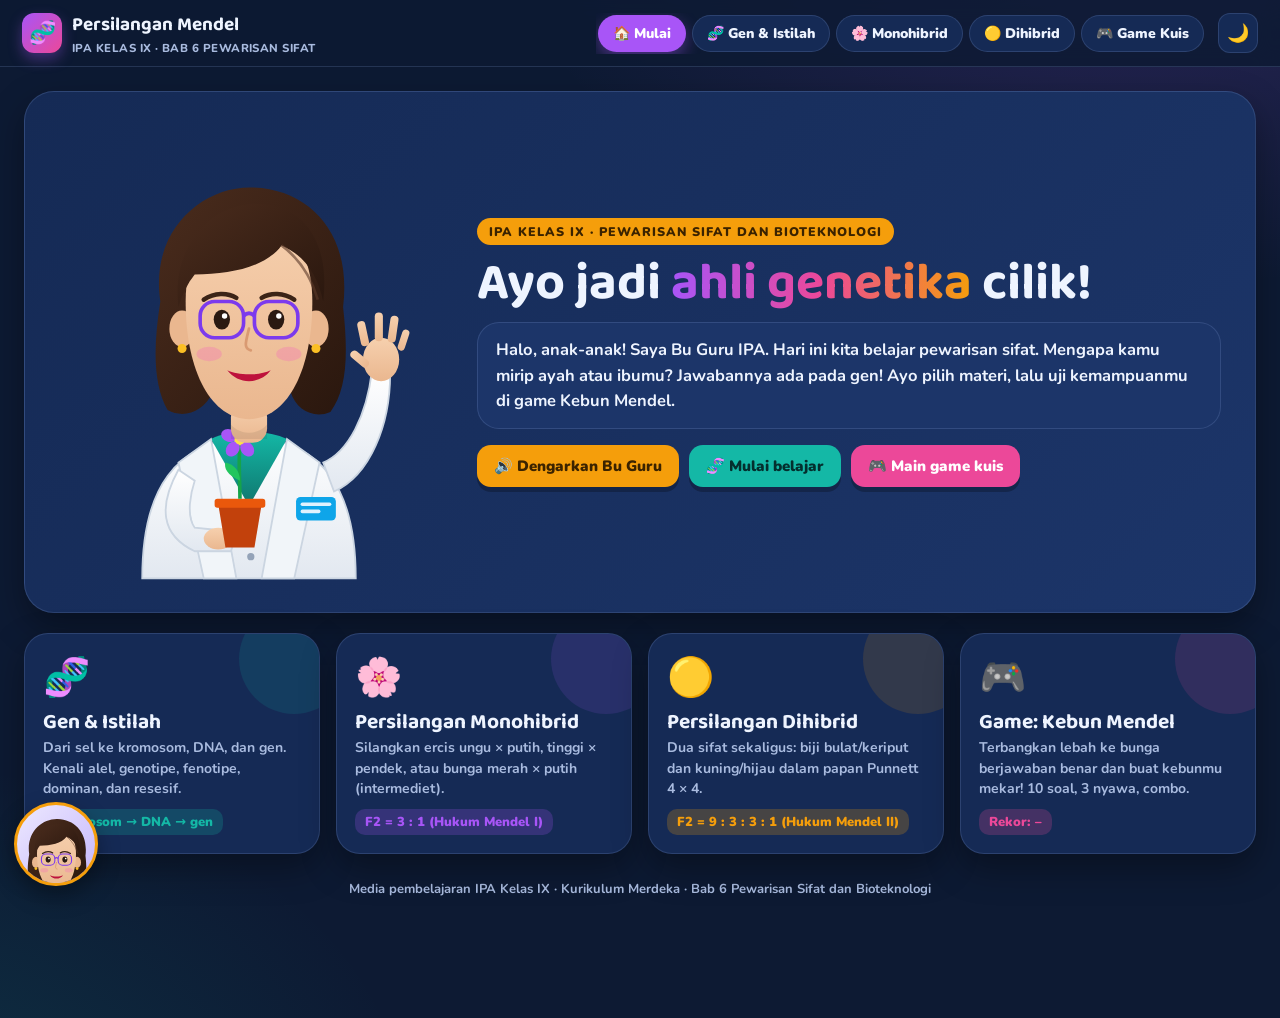
<file: persilangan-mendel-ipa9.html>
<!DOCTYPE html>
<html lang="id">
<head>
<meta charset="utf-8">
<meta name="viewport" content="width=device-width, initial-scale=1, viewport-fit=cover">
<title>Persilangan Mendel — Simulasi & Game IPA Kelas IX</title>
<meta name="description" content="Simulasi interaktif pewarisan sifat: istilah genetika, persilangan monohibrid, intermediet, dihibrid, dan game kuis. IPA Kelas IX Kurikulum Merdeka Bab 6.">
<link rel="icon" href="data:image/svg+xml,%3Csvg xmlns='http://www.w3.org/2000/svg' viewBox='0 0 100 100'%3E%3Ctext y='.9em' font-size='90'%3E🧬%3C/text%3E%3C/svg%3E">
<link rel="preconnect" href="https://fonts.googleapis.com"><link href="https://fonts.googleapis.com/css2?family=Baloo+2:wght@600;700;800&family=Nunito:wght@600;700;800;900&display=swap" rel="stylesheet">
<style>
:root{--bg:#0d1a33;--card:#152a55;--card2:#1c3569;--line:rgba(148,178,230,.18);--ink:#eef4ff;--mut:#a9bbdf;--acc:#a855f7;--acc2:#f59e0b;--teal:#14b8a6;--pink:#ec4899;--red:#ef4444;--grn:#22c55e;--sh:0 14px 34px rgba(0,0,0,.35)}
[data-theme=light]{--bg:#f6f3ff;--card:#ffffff;--card2:#f3f0ff;--line:rgba(60,40,120,.14);--ink:#1e1b4b;--mut:#5f5b86;--sh:0 12px 28px rgba(40,20,90,.12)}
*{box-sizing:border-box}html,body{margin:0}
body{font-family:'Nunito',system-ui,sans-serif;color:var(--ink);background:radial-gradient(1100px 650px at 90% -10%,rgba(168,85,247,.2),transparent 60%),radial-gradient(900px 600px at -10% 110%,rgba(20,184,166,.15),transparent 60%),var(--bg);min-height:100vh;-webkit-font-smoothing:antialiased}
button,select,input{font:inherit;color:inherit}h1,h2,h3{font-family:'Baloo 2','Nunito',sans-serif;margin:0;line-height:1.1}
.top{position:sticky;top:0;z-index:20;display:flex;align-items:center;gap:12px;padding:10px clamp(10px,2vw,22px);background:color-mix(in srgb,var(--bg) 82%,transparent);backdrop-filter:blur(12px);border-bottom:1px solid var(--line)}
.brand{display:flex;align-items:center;gap:10px;min-width:0}.brand .lg{width:40px;height:40px;border-radius:12px;display:grid;place-items:center;font-size:22px;background:linear-gradient(135deg,var(--acc),var(--pink));box-shadow:0 6px 14px rgba(168,85,247,.35)}
.brand b{font-family:'Baloo 2';font-size:19px;white-space:nowrap}.brand small{display:block;color:var(--mut);font-weight:800;font-size:11.5px;letter-spacing:.04em}
.tabs{display:flex;gap:6px;margin-left:auto;overflow-x:auto;scrollbar-width:none;padding:2px}.tabs::-webkit-scrollbar{display:none}
.tabs button{flex:none;border:1px solid var(--line);background:var(--card);border-radius:999px;padding:8px 14px;font-weight:900;font-size:14px;cursor:pointer;transition:.15s;white-space:nowrap}
.tabs button:hover{transform:translateY(-1px);border-color:var(--acc)}.tabs button.on{background:var(--acc);color:#fff;border-color:transparent;box-shadow:0 6px 16px rgba(168,85,247,.4)}
.ib{width:40px;height:40px;flex:none;border-radius:12px;border:1px solid var(--line);background:var(--card);cursor:pointer;font-size:18px}
main{padding:clamp(12px,2vw,24px);padding-bottom:120px;max-width:1400px;margin:0 auto}
.page{display:none;animation:pin .45s cubic-bezier(.2,1,.3,1)}.page.on{display:block}@keyframes pin{from{opacity:0;transform:translateY(14px)}}
.card{background:var(--card);border:1px solid var(--line);border-radius:26px;box-shadow:var(--sh);padding:clamp(14px,2vw,22px)}
.btn{border:none;border-radius:14px;padding:11px 17px;font-weight:900;font-size:15px;cursor:pointer;background:var(--acc);color:#fff;box-shadow:0 5px 0 rgba(0,0,0,.25);transition:.12s;display:inline-flex;align-items:center;gap:8px}
.btn:hover{transform:translateY(-2px)}.btn:active{transform:translateY(2px);box-shadow:0 2px 0 rgba(0,0,0,.25)}
.btn.o{background:var(--acc2);color:#3b2300}.btn.t{background:var(--teal);color:#042f2e}.btn.p{background:var(--pink)}.btn.g{background:var(--card2);color:var(--ink);border:1px solid var(--line)}.btn.sm{padding:7px 12px;font-size:13.5px;border-radius:11px}
.row{display:flex;gap:10px;flex-wrap:wrap;align-items:center}
.muted{color:var(--mut);font-weight:700}
/* guru */
.guru{width:100%;height:auto;display:block;overflow:visible}
.guru .g-arm{transform-box:view-box;transform-origin:300px 392px;animation:armIdle 4s ease-in-out infinite}
.guru.wave .g-arm{animation:wave 1s ease-in-out infinite}
.guru .g-eyes{transform-box:view-box;transform-origin:210px 214px;animation:blink 4.5s infinite}
.guru .g-talk{display:none}.guru.talk .g-smile{display:none}.guru.talk .g-talk{display:block;transform-box:fill-box;transform-origin:center;animation:mouth .22s ease-in-out infinite alternate}
.figw{animation:breathe 4.5s ease-in-out infinite;transform-origin:50% 100%}
@keyframes armIdle{0%,100%{transform:rotate(0)}50%{transform:rotate(-4deg)}}@keyframes wave{0%,100%{transform:rotate(4deg)}25%{transform:rotate(-12deg)}50%{transform:rotate(5deg)}75%{transform:rotate(-8deg)}}
@keyframes blink{0%,46%,50%,100%{transform:scaleY(1)}48%{transform:scaleY(.1)}}@keyframes mouth{from{transform:scaleY(.35)}to{transform:scaleY(1)}}@keyframes breathe{0%,100%{transform:scale(1)}50%{transform:scale(1.012) rotate(-.5deg)}}
/* beranda */
.hero{display:grid;grid-template-columns:minmax(240px,380px) 1fr;gap:clamp(14px,3vw,40px);align-items:center;background:linear-gradient(135deg,var(--card),var(--card2));border:1px solid var(--line);border-radius:30px;padding:clamp(16px,3vw,34px);box-shadow:var(--sh);overflow:hidden}
.kick{display:inline-block;background:var(--acc2);color:#3b2300;font-weight:900;font-size:12.5px;letter-spacing:.08em;padding:5px 12px;border-radius:999px}
.hero h1{font-size:clamp(30px,4.4vw,52px);margin:10px 0 8px}.hero h1 em{font-style:normal;background:linear-gradient(90deg,var(--acc),var(--pink),var(--acc2));-webkit-background-clip:text;background-clip:text;color:transparent}
.bubble{position:relative;background:var(--card2);border:1px solid var(--line);border-radius:22px;padding:14px 18px;font-weight:700;font-size:16.5px;line-height:1.55;margin:10px 0 16px}
.cards{display:grid;grid-template-columns:repeat(auto-fit,minmax(220px,1fr));gap:16px;margin-top:20px}
.lc{border:1px solid var(--line);border-radius:24px;padding:18px;background:var(--card);box-shadow:var(--sh);cursor:pointer;transition:.18s;position:relative;overflow:hidden}
.lc:hover{transform:translateY(-4px);border-color:var(--c)}.lc .e{font-size:38px}.lc h3{font-size:21px;margin:8px 0 4px}.lc p{margin:0;color:var(--mut);font-weight:700;font-size:14px;line-height:1.45}
.lc .f{display:inline-block;margin-top:10px;padding:4px 10px;border-radius:10px;background:color-mix(in srgb,var(--c) 22%,transparent);color:var(--c);font-weight:900;font-size:13px}
.lc:after{content:'';position:absolute;right:-30px;top:-30px;width:110px;height:110px;border-radius:50%;background:var(--c);opacity:.13}
/* istilah */
.gl{display:grid;grid-template-columns:repeat(auto-fill,minmax(190px,1fr));gap:12px}
.term{border:1px solid var(--line);background:var(--card2);border-radius:18px;padding:14px;cursor:pointer;transition:.15s;text-align:left}.term:hover{transform:translateY(-3px);border-color:var(--acc)}
.term b{display:block;font-size:17px}.term small{color:var(--mut);font-weight:800}.term .e{font-size:26px}
.zoom{display:grid;grid-template-columns:1fr 330px;gap:16px;align-items:center}
.zsvg{background:var(--card2);border-radius:20px;border:1px solid var(--line);aspect-ratio:16/10;display:grid;place-items:center;overflow:hidden}.zsvg svg{width:100%;height:100%}
.steps{display:flex;gap:6px;flex-wrap:wrap}.steps button{border:1px solid var(--line);background:var(--card2);border-radius:12px;padding:7px 11px;font-weight:900;cursor:pointer}.steps button.on{background:var(--teal);color:#042f2e;border-color:transparent}
/* simulasi */
.lab{display:grid;grid-template-columns:330px 1fr;gap:16px;align-items:start}
.side{display:flex;flex-direction:column;gap:12px;position:sticky;top:76px}
.ctlt{font-weight:900;font-size:12.5px;letter-spacing:.07em;color:var(--mut);text-transform:uppercase;margin:2px 0 6px}
.seg{display:flex;flex-wrap:wrap;gap:5px}.seg button{border:1px solid var(--line);background:var(--card2);border-radius:11px;padding:7px 10px;font-weight:900;font-size:13.5px;cursor:pointer}.seg button.on{background:var(--acc);color:#fff;border-color:transparent}
.parents{display:grid;grid-template-columns:1fr auto 1fr;gap:12px;align-items:center}
.par{background:var(--card2);border:1px solid var(--line);border-radius:22px;padding:12px;text-align:center}
.par .vis{height:120px;display:grid;place-items:center}.par .vis svg{height:100%}
.par .gt{font-family:'Baloo 2';font-size:30px;letter-spacing:.04em}.par .ph{font-weight:800;color:var(--mut)}
.x{font-size:38px;font-weight:900;color:var(--pink)}
.gam{display:flex;gap:8px;justify-content:center;margin-top:8px;flex-wrap:wrap}.gam span{min-width:40px;height:40px;padding:0 8px;border-radius:20px;display:grid;place-items:center;font-weight:900;font-family:'Baloo 2';font-size:19px;background:linear-gradient(135deg,#fde68a,#fbbf24);color:#422006;box-shadow:0 3px 8px rgba(0,0,0,.25)}
.punnett{display:grid;gap:6px;margin:14px auto 0;width:max-content;max-width:100%}
.punnett .h{display:grid;place-items:center;font-weight:900;font-family:'Baloo 2';font-size:20px;border-radius:14px;background:linear-gradient(135deg,#fde68a,#fbbf24);color:#422006;min-height:44px;padding:4px}
.punnett .c{background:var(--card2);border:2px solid var(--line);border-radius:16px;display:flex;flex-direction:column;align-items:center;justify-content:center;padding:6px;min-width:94px;min-height:104px;opacity:0;transform:scale(.6);transition:.35s cubic-bezier(.2,1.4,.4,1)}
.punnett .c.in{opacity:1;transform:none}.punnett .c b{font-family:'Baloo 2';font-size:20px}.punnett .c svg{height:56px}.punnett .c small{font-weight:800;color:var(--mut);font-size:11.5px}
.punnett .c.hl{border-color:var(--acc2);box-shadow:0 0 0 3px rgba(245,158,11,.35)}.punnett .c.dim{opacity:.28}
.punnett.d4 .c{min-width:74px;min-height:86px;padding:4px}.punnett.d4 .c svg{height:40px}.punnett.d4 .c b{font-size:15px}.punnett.d4 .h{font-size:16px}
.ratios{display:grid;grid-template-columns:1fr 1fr;gap:12px;margin-top:14px}
.rbox{background:var(--card2);border:1px solid var(--line);border-radius:18px;padding:12px}.rbox h3{font-size:17px;margin-bottom:6px}
.rbar{display:grid;grid-template-columns:130px 1fr 58px;gap:8px;align-items:center;font-weight:800;font-size:14px;margin:5px 0;cursor:pointer}
.rbar i{display:block;height:16px;border-radius:9px;background:var(--c);width:0;transition:width .6s}
.rbar .tr{background:rgba(127,127,127,.18);border-radius:9px}
.rat{font-family:'Baloo 2';font-size:24px;text-align:center;margin-top:4px;color:var(--acc2)}
.tip{font-size:14px;color:var(--mut);font-weight:700;line-height:1.5;margin:0}
details.ex{background:var(--card2);border:1px solid var(--line);border-radius:14px;padding:8px 12px}details.ex summary{cursor:pointer;font-weight:900}details.ex div{font-weight:700;font-size:14px;line-height:1.55;margin-top:6px}
.garden{display:flex;flex-wrap:wrap;gap:2px;margin-top:8px;max-height:220px;overflow:auto;padding:6px;border-radius:14px;background:color-mix(in srgb,#22c55e 10%,var(--card2))}.garden span{width:18px;height:22px;display:grid;place-items:center}.garden svg{width:18px;height:22px}
.ctl{display:grid;grid-template-columns:auto 1fr 74px;gap:8px;align-items:center;font-weight:800;font-size:13.5px}.ctl input[type=range]{width:100%;accent-color:var(--acc)}.ctl input[type=number]{width:100%;padding:5px 6px;border-radius:9px;border:1px solid var(--line);background:var(--card2);font-weight:900;text-align:right}
.pop{position:fixed;inset:0;z-index:60;background:rgba(5,10,25,.55);backdrop-filter:blur(4px);display:none;place-items:center;padding:16px}.pop.on{display:grid;animation:pin .25s}
.popc{background:var(--card);border:1px solid var(--line);border-radius:26px;max-width:560px;width:100%;padding:20px;box-shadow:var(--sh);max-height:88vh;overflow:auto}.popc h3{font-size:26px;margin-bottom:6px}.popc p,.popc li{font-weight:700;line-height:1.55}.popc .ill{display:grid;place-items:center;background:var(--card2);border-radius:18px;padding:10px;margin:8px 0}.popc .ill svg{max-height:150px;width:100%}
/* dock guru */
.dock{position:fixed;left:14px;bottom:14px;z-index:30;display:flex;align-items:flex-end;gap:10px;max-width:min(560px,calc(100vw - 28px));pointer-events:none}.dock>*{pointer-events:auto}
.dava{width:84px;height:84px;flex:none;border-radius:50%;border:3px solid var(--acc2);background:linear-gradient(135deg,#ede9fe,#c4b5fd);box-shadow:0 10px 22px rgba(0,0,0,.35);cursor:pointer;padding:0;overflow:hidden;position:relative}
.dava svg{width:150%;margin:-6% 0 0 -25%}
.dbub{background:var(--card);border:1px solid var(--line);border-radius:20px 20px 20px 6px;padding:12px 14px;box-shadow:var(--sh);font-weight:700;font-size:14.5px;line-height:1.5;display:none;animation:pin .3s}
.dock.open .dbub{display:block}.dbub .h{display:flex;align-items:center;gap:6px;margin-bottom:4px}.dbub .h b{color:var(--acc2);margin-right:auto}
.dbub .h button{border:1px solid var(--line);background:var(--card2);border-radius:9px;padding:3px 8px;font-weight:900;cursor:pointer;font-size:13px}
.toast{position:fixed;left:50%;top:76px;transform:translateX(-50%) translateY(-20px);opacity:0;z-index:70;background:var(--card);border:1px solid var(--line);border-radius:16px;padding:10px 16px;font-weight:900;box-shadow:var(--sh);transition:.35s;pointer-events:none}.toast.on{opacity:1;transform:translateX(-50%)}
/* game */
.qwrap{max-width:1200px;margin:0 auto}
.gintro{display:grid;grid-template-columns:240px 1fr;gap:24px;align-items:center}
.gp{font-weight:700;font-size:16px;line-height:1.55;margin:0 0 10px}.gk{margin:0 0 12px;padding-left:20px;font-weight:700;color:var(--mut);line-height:1.7}.gk kbd{background:var(--card2);border:1px solid var(--line);border-radius:6px;padding:1px 6px;font-weight:900;color:var(--ink)}
.glv{display:grid;grid-template-columns:repeat(3,1fr);gap:8px}.glv button{border:2px solid var(--line);background:var(--card2);border-radius:16px;padding:10px;cursor:pointer;text-align:center}.glv button b{display:block;font-size:16px}.glv button small{color:var(--mut);font-weight:800}.glv button.on{border-color:var(--acc);background:color-mix(in srgb,var(--acc) 18%,var(--card2))}
.ghud{display:flex;align-items:center;gap:14px;flex-wrap:wrap;font-weight:900;font-size:18px;margin-bottom:6px}.ghud #gScore{color:var(--acc2)}.ghud #gCombo{color:#fb923c}.ghud .gq{margin-left:auto;color:var(--mut);font-size:15px}
.gq-t{font-size:clamp(17px,2vw,22px);font-weight:900;line-height:1.4;margin:4px 0 10px}.gq-t small{display:block;font-size:12.5px;color:var(--mut);letter-spacing:.05em}
.gstage{max-width:max(340px,calc((100vh - 300px)*16/9));margin:0 auto;position:relative;border-radius:22px;overflow:hidden;border:1px solid var(--line);box-shadow:var(--sh)}.gstage canvas{display:block;width:100%;aspect-ratio:16/9;touch-action:manipulation;cursor:pointer}
.gfb{position:absolute;left:50%;top:50%;transform:translate(-50%,-40%) scale(.9);opacity:0;pointer-events:none;width:min(560px,92%);background:var(--card);border:2px solid var(--line);border-radius:22px;padding:16px 18px;box-shadow:0 20px 50px rgba(0,0,0,.5);font-weight:700;line-height:1.5;transition:.3s;max-height:90%;overflow:auto}
.gfb.on{opacity:1;pointer-events:auto;transform:translate(-50%,-50%)}.gfb.ok{border-color:var(--grn)}.gfb.no{border-color:var(--red)}.gfb>b{font-size:22px;display:block}.gfb p{margin:6px 0}
.gguru{position:absolute;left:8px;bottom:0;width:96px}.gsay{position:absolute;left:104px;bottom:40px;background:#fff;color:#1e1b4b;font-weight:900;padding:8px 12px;border-radius:14px 14px 14px 4px;opacity:0;transform:translateY(8px);transition:.25s;max-width:60%}.gsay.on{opacity:1;transform:none}
.gguru.happy{animation:hop .7s}.gguru.sad{animation:shake .5s}@keyframes hop{40%{transform:translateY(-12px)}}@keyframes shake{20%,60%{transform:translateX(-6px)}40%,80%{transform:translateX(6px)}}
.gopts{max-width:max(340px,calc((100vh - 300px)*16/9));margin:10px auto 0;display:grid;grid-template-columns:1fr 1fr;gap:8px}
.gopt{display:flex;gap:10px;align-items:center;text-align:left;border:2px solid color-mix(in srgb,var(--c) 55%,transparent);background:color-mix(in srgb,var(--c) 12%,var(--card2));border-radius:16px;padding:9px 12px;font-weight:800;font-size:15px;cursor:pointer;transition:.15s}
.gopt:hover{transform:translateY(-2px)}.gopt i{flex:none;width:34px;height:34px;border-radius:50%;display:grid;place-items:center;font-style:normal;font-weight:900;background:var(--c);color:#fff}
.gopt.ok{border-color:var(--grn);background:color-mix(in srgb,var(--grn) 25%,var(--card2))}.gopt.no{border-color:var(--red);background:color-mix(in srgb,var(--red) 22%,var(--card2))}.gopt[disabled]{cursor:default;transform:none}
.res{text-align:center}.res .stars{font-size:50px;letter-spacing:6px;margin:6px 0}.res .sc{font-family:'Baloo 2';font-size:60px;line-height:1;background:linear-gradient(90deg,var(--acc),var(--pink));-webkit-background-clip:text;background-clip:text;color:transparent}
.rv{text-align:left;margin-top:16px;display:grid;gap:8px}.rv div{border:1px solid var(--line);border-radius:14px;padding:10px 12px;background:var(--card2);font-weight:700;font-size:14px;line-height:1.45}.rv div b{display:block}
footer{text-align:center;color:var(--mut);font-weight:700;font-size:13px;margin-top:26px}
@media (max-width:1050px){.lab{grid-template-columns:1fr}.side{position:static}.hero{grid-template-columns:1fr}.hero .figw{max-width:280px;margin:0 auto}.zoom{grid-template-columns:1fr}}
@media (max-width:640px){.brand small{display:none}.top{flex-wrap:wrap}.tabs{order:3;width:100%;margin-left:0}.ratios{grid-template-columns:1fr}.parents{grid-template-columns:1fr auto 1fr;gap:6px}.par .vis{height:90px}.par .gt{font-size:24px}
  .punnett .c{min-width:62px;min-height:80px}.punnett .c svg{height:40px}.punnett.d4 .c{min-width:0;min-height:62px;padding:2px}.punnett.d4 .c svg{height:26px}.punnett.d4 .c b{font-size:11px}.punnett.d4 .c small{display:none}.punnett.d4{gap:3px}.punnett.d4 .h{font-size:12px;min-height:30px}
  .gintro{grid-template-columns:1fr}.glv{grid-template-columns:1fr}.gopts{grid-template-columns:1fr}.dava{width:62px;height:62px}.gguru{width:62px}.gsay{left:66px;bottom:16px;font-size:12px}.rbar{grid-template-columns:100px 1fr 50px;font-size:12.5px}}
</style>
</head>
<body>
<header class="top">
  <div class="brand"><div class="lg">🧬</div><div><b>Persilangan Mendel</b><small>IPA KELAS IX · BAB 6 PEWARISAN SIFAT</small></div></div>
  <nav class="tabs" id="tabs"><button data-p="home" class="on">🏠 Mulai</button><button data-p="gen">🧬 Gen & Istilah</button><button data-p="mono">🌸 Monohibrid</button><button data-p="di">🟡 Dihibrid</button><button data-p="game">🎮 Game Kuis</button></nav>
  <button class="ib" id="theme" title="Tema terang/gelap">🌙</button>
</header>
<main>
<!-- ================= MULAI ================= -->
<section class="page on" id="p-home">
  <div class="hero">
    <div class="figw" id="heroFig"></div>
    <div>
      <span class="kick">IPA KELAS IX · PEWARISAN SIFAT DAN BIOTEKNOLOGI</span>
      <h1>Ayo jadi <em>ahli genetika</em> cilik!</h1>
      <div class="bubble" id="heroTxt"></div>
      <div class="row"><button class="btn o" id="heroPlay">🔊 Dengarkan Bu Guru</button><button class="btn t" data-go="gen">🧬 Mulai belajar</button><button class="btn p" data-go="game">🎮 Main game kuis</button></div>
    </div>
  </div>
  <div class="cards">
    <div class="lc" style="--c:#14b8a6" data-go="gen"><div class="e">🧬</div><h3>Gen & Istilah</h3><p>Dari sel ke kromosom, DNA, dan gen. Kenali alel, genotipe, fenotipe, dominan, dan resesif.</p><span class="f">Kromosom → DNA → gen</span></div>
    <div class="lc" style="--c:#a855f7" data-go="mono"><div class="e">🌸</div><h3>Persilangan Monohibrid</h3><p>Silangkan ercis ungu × putih, tinggi × pendek, atau bunga merah × putih (intermediet).</p><span class="f">F2 = 3 : 1 (Hukum Mendel I)</span></div>
    <div class="lc" style="--c:#f59e0b" data-go="di"><div class="e">🟡</div><h3>Persilangan Dihibrid</h3><p>Dua sifat sekaligus: biji bulat/keriput dan kuning/hijau dalam papan Punnett 4 × 4.</p><span class="f">F2 = 9 : 3 : 3 : 1 (Hukum Mendel II)</span></div>
    <div class="lc" style="--c:#ec4899" data-go="game"><div class="e">🎮</div><h3>Game: Kebun Mendel</h3><p>Terbangkan lebah ke bunga berjawaban benar dan buat kebunmu mekar! 10 soal, 3 nyawa, combo.</p><span class="f" id="bestTag">Rekor: –</span></div>
  </div>
  <footer>Media pembelajaran IPA Kelas IX · Kurikulum Merdeka · Bab 6 Pewarisan Sifat dan Bioteknologi</footer>
</section>

<!-- ================= GEN & ISTILAH ================= -->
<section class="page" id="p-gen">
  <div class="card zoom">
    <div class="zsvg" id="zsvg"></div>
    <div><h2 style="font-size:28px">Dari sel sampai gen</h2><p class="muted" style="margin:6px 0 10px">Ketuk tahap di bawah untuk “memperbesar” materi genetik.</p>
      <div class="steps" id="zsteps"></div><p class="tip" id="ztxt" style="margin-top:12px;font-size:15.5px;color:var(--ink)"></p></div>
  </div>
  <h2 style="font-size:26px;margin:22px 0 10px">📖 Kamus istilah genetika <small class="muted" style="font-size:14px;font-family:Nunito">— ketuk kartu untuk penjelasan & contoh</small></h2>
  <div class="gl" id="gloss"></div>
  <div class="card" style="margin-top:18px"><h2 style="font-size:24px">🧑‍🔬 Gregor Mendel & dua hukumnya</h2>
    <div class="ratios"><div class="rbox"><h3>Hukum Mendel I — Segregasi</h3><p class="tip">Saat pembentukan gamet, pasangan alel <b>memisah secara bebas</b> sehingga setiap gamet hanya membawa <b>satu alel</b>. Contoh: Uu → gamet U dan u.</p></div>
      <div class="rbox"><h3>Hukum Mendel II — Asortasi bebas</h3><p class="tip">Alel dari gen yang berbeda <b>berpasangan secara bebas</b> saat pembentukan gamet. Contoh: BbKk → gamet BK, Bk, bK, bk.</p></div></div>
    <p class="tip" style="margin-top:10px">Gregor Johann Mendel (1822–1884), biarawan Austria, melakukan percobaan pada tanaman kacang ercis (<i>Pisum sativum</i>) karena mudah ditanam, cepat berbuah, punya sifat beda yang jelas, dan dapat menyerbuk sendiri.</p></div>
</section>

<!-- ================= MONOHIBRID ================= -->
<section class="page" id="p-mono">
  <div class="lab">
    <div class="side">
      <div class="card"><div class="ctlt">Sifat yang disilangkan</div><div class="seg" id="mTrait"></div>
        <div class="ctlt" style="margin-top:12px">Contoh siap pakai</div><div class="seg" id="mPreset"></div>
        <p class="tip" id="mInfo" style="margin-top:10px"></p></div>
      <div class="card"><div class="ctlt">🎲 Uji peluang: tanam banyak keturunan</div>
        <div class="ctl"><span>Jumlah</span><input type="range" id="nKid" min="4" max="400" step="4" value="100"><input type="number" id="nKidN" min="4" max="400" step="4" value="100"></div>
        <div class="row" style="margin-top:8px"><button class="btn sm t" id="plant">🌱 Tanam acak</button></div>
        <div id="gardenOut"></div></div>
      <details class="ex"><summary>💡 Langkah menyelesaikan soal persilangan</summary><div>1. Tulis genotipe induk (P).<br>2. Tentukan gamet (Hukum Mendel I: alel memisah).<br>3. Gabungkan gamet di papan Punnett.<br>4. Hitung rasio genotipe dan fenotipe.</div></details>
    </div>
    <div class="card">
      <div class="parents"><div class="par" id="pA"></div><div class="x">×</div><div class="par" id="pB"></div></div>
      <div class="row" style="justify-content:center;margin-top:12px"><button class="btn o" id="mCross">🔀 Silangkan!</button><button class="btn g sm" id="mF1" title="Jadikan keturunan heterozigot sebagai induk">➡️ F1 × F1</button></div>
      <div id="mOut"></div>
    </div>
  </div>
</section>

<!-- ================= DIHIBRID ================= -->
<section class="page" id="p-di">
  <div class="lab">
    <div class="side">
      <div class="card"><div class="ctlt">Contoh siap pakai</div><div class="seg" id="dPreset"></div>
        <p class="tip" style="margin-top:10px"><b>B</b> = bulat, <b>b</b> = keriput · <b>K</b> = kuning, <b>k</b> = hijau. Bulat dominan terhadap keriput; kuning dominan terhadap hijau.</p></div>
      <div class="card"><div class="ctlt">Fenotipe keturunan</div><div id="dLeg" class="tip">Tekan “Silangkan!”</div><p class="tip" style="margin-top:8px">👆 Ketuk baris fenotipe untuk menyorot kotaknya di papan Punnett.</p></div>
      <details class="ex"><summary>💡 Mengapa 9 : 3 : 3 : 1?</summary><div>BbKk × BbKk → setiap induk membentuk 4 macam gamet (BK, Bk, bK, bk) sehingga ada 4 × 4 = 16 kombinasi. Bulat-kuning 9, bulat-hijau 3, keriput-kuning 3, keriput-hijau 1. Ini bukti Hukum Mendel II (asortasi bebas).</div></details>
    </div>
    <div class="card">
      <div class="parents"><div class="par" id="dA"></div><div class="x">×</div><div class="par" id="dB"></div></div>
      <div class="row" style="justify-content:center;margin-top:12px"><button class="btn o" id="dCross">🔀 Silangkan!</button></div>
      <div id="dOut"></div>
    </div>
  </div>
</section>

<!-- ================= GAME ================= -->
<section class="page" id="p-game"><div class="qwrap"><div class="card" id="gameBox"></div></div></section>
</main>

<div class="dock" id="dock"><button class="dava" id="dava" title="Bu Guru — ketuk untuk mendengarkan"></button>
  <div class="dbub"><div class="h"><b>Bu Guru</b><button id="dPlay">▶ Dengarkan</button><button id="dMute">🔇</button><button id="dHide" title="Sembunyikan">✕</button></div><div id="dTxt"></div></div></div>
<div class="pop" id="pop"><div class="popc" id="popc"></div></div>
<div class="toast" id="toast"></div>

<script>
'use strict';
const GURU_T = `<svg xmlns="http://www.w3.org/2000/svg" viewBox="0 0 420 500" class="guru">
  <defs>
    <linearGradient id="gSkin" x1="0" y1="0" x2="0" y2="1"><stop offset="0" stop-color="#f6d0ae"/><stop offset="1" stop-color="#eab78f"/></linearGradient>
    <linearGradient id="gHair" x1="0" y1="0" x2="1" y2="1"><stop offset="0" stop-color="#4a2c1d"/><stop offset="1" stop-color="#2a170e"/></linearGradient>
    <linearGradient id="gCoat" x1="0" y1="0" x2="0" y2="1"><stop offset="0" stop-color="#ffffff"/><stop offset="1" stop-color="#e2e8f0"/></linearGradient>
    <linearGradient id="gTop" x1="0" y1="0" x2="0" y2="1"><stop offset="0" stop-color="#14b8a6"/><stop offset="1" stop-color="#0f766e"/></linearGradient>
  </defs>
  <!-- rambut belakang (bob sebahu) -->
  <path transform="translate(0 24)" d="M112 170 C100 90 160 42 214 44 C278 46 324 96 314 176 C320 230 318 268 300 292 C282 300 262 290 256 270 L170 270 C160 292 138 300 120 290 C104 262 104 220 112 170 Z" fill="url(#gHair)"/>
  <!-- badan -->
  <g class="g-body">
    <path d="M92 500 C92 400 128 350 210 342 C292 350 328 400 328 500 Z" fill="url(#gCoat)" stroke="#cbd5e1" stroke-width="2"/>
    <path d="M168 346 L210 420 L252 346 C240 340 226 338 210 338 C194 338 180 340 168 346 Z" fill="url(#gTop)"/>
    <path d="M168 346 L196 500 L160 500 L132 372 Z" fill="#f1f5f9" stroke="#cbd5e1" stroke-width="2"/>
    <path d="M252 346 L224 500 L260 500 L288 372 Z" fill="#f1f5f9" stroke="#cbd5e1" stroke-width="2"/>
    <rect x="262" y="410" width="44" height="26" rx="5" fill="#0ea5e9"/><rect x="267" y="416" width="34" height="4" rx="2" fill="#e0f2fe"/><rect x="267" y="424" width="22" height="4" rx="2" fill="#e0f2fe"/>
    <circle cx="214" cy="446" r="4" fill="#94a3b8"/><circle cx="212" cy="476" r="4" fill="#94a3b8"/>
  </g>
  <!-- lengan kiri memegang pot bunga -->
  <g class="g-pot">
    <path d="M132 380 C110 420 112 452 150 470 L190 470 C196 456 186 446 170 446 L150 444 C140 430 146 404 150 392 Z" fill="url(#gCoat)" stroke="#cbd5e1" stroke-width="2"/>
    <ellipse cx="176" cy="456" rx="16" ry="12" fill="url(#gSkin)"/>
    <path d="M176 418 L224 418 L216 466 L184 466 Z" fill="#c2410c"/><rect x="172" y="412" width="56" height="10" rx="3" fill="#ea580c"/>
    <path d="M200 412 C200 390 198 372 200 352" stroke="#16a34a" stroke-width="4" fill="none"/>
    <path d="M200 392 C186 386 182 378 184 372 C194 374 200 382 200 392 Z" fill="#22c55e"/>
    <g transform="translate(200 346)"><circle r="7" fill="#fde047"/><g fill="#a855f7"><ellipse cx="0" cy="-13" rx="7" ry="9"/><ellipse cx="12" cy="-4" rx="7" ry="9" transform="rotate(72 12 -4)"/><ellipse cx="8" cy="11" rx="7" ry="9" transform="rotate(144 8 11)"/><ellipse cx="-8" cy="11" rx="7" ry="9" transform="rotate(-144 -8 11)"/><ellipse cx="-12" cy="-4" rx="7" ry="9" transform="rotate(-72 -12 -4)"/></g><circle r="6" fill="#fde047"/></g>
  </g>
  <!-- lengan kanan melambai -->
  <g class="g-arm">
    <path d="M292 372 C320 360 340 320 346 270 L366 274 C366 330 344 386 304 404 Z" fill="url(#gCoat)" stroke="#cbd5e1" stroke-width="2"/>
    <g transform="translate(356 258)"><ellipse rx="20" ry="24" fill="url(#gSkin)"/><rect x="-18" y="-46" width="9" height="28" rx="4.5" fill="url(#gSkin)" transform="rotate(-12)"/><rect x="-7" y="-52" width="9" height="32" rx="4.5" fill="url(#gSkin)"/><rect x="4" y="-50" width="9" height="30" rx="4.5" fill="url(#gSkin)" transform="rotate(8)"/><rect x="13" y="-40" width="8" height="24" rx="4" fill="url(#gSkin)" transform="rotate(18)"/><rect x="-28" y="-12" width="9" height="24" rx="4.5" fill="url(#gSkin)" transform="rotate(-50 -24 0)"/></g>
  </g>
  <!-- leher & kepala -->
  <rect x="190" y="306" width="40" height="44" rx="16" fill="url(#gSkin)"/>
  <path d="M190 330 C200 342 220 342 230 330 L230 346 L190 346 Z" fill="#000" opacity=".08"/>
  <g class="g-head" transform="translate(0 24)">
    <ellipse cx="136" cy="200" rx="14" ry="20" fill="#eab78f"/><ellipse cx="284" cy="200" rx="14" ry="20" fill="#eab78f"/>
    <circle cx="136" cy="222" r="5" fill="#fbbf24"/><circle cx="284" cy="222" r="5" fill="#fbbf24"/>
    <path d="M140 170 C140 100 180 76 210 76 C240 76 280 100 280 170 C280 250 250 300 210 300 C170 300 140 250 140 170 Z" fill="url(#gSkin)"/>
    <!-- poni menyamping -->
    <path d="M132 176 C124 108 168 62 218 62 C270 62 300 104 292 170 C286 140 270 118 246 108 C228 132 190 140 150 140 C142 150 136 162 132 176 Z" fill="url(#gHair)"/>
    <path d="M246 108 C262 120 278 140 286 168" stroke="#5b3a28" stroke-width="3" fill="none" opacity=".6"/>
    <!-- alis -->
    <path d="M160 168 C172 160 186 160 196 166" stroke="#3b2417" stroke-width="5" stroke-linecap="round" fill="none"/>
    <path d="M224 166 C234 160 248 160 260 168" stroke="#3b2417" stroke-width="5" stroke-linecap="round" fill="none"/>
    <!-- mata (berkedip) -->
    <g class="g-eyes"><ellipse cx="180" cy="190" rx="9" ry="11" fill="#2b1a12"/><ellipse cx="240" cy="190" rx="9" ry="11" fill="#2b1a12"/><circle cx="183" cy="186" r="3" fill="#fff"/><circle cx="243" cy="186" r="3" fill="#fff"/></g>
    <!-- kacamata -->
    <g fill="none" stroke="#7c3aed" stroke-width="4"><rect x="156" y="170" width="48" height="40" rx="16"/><rect x="216" y="170" width="48" height="40" rx="16"/><path d="M204 186 C208 182 212 182 216 186"/></g>
    <!-- pipi -->
    <ellipse cx="166" cy="228" rx="14" ry="8" fill="#f472b6" opacity=".35"/><ellipse cx="254" cy="228" rx="14" ry="8" fill="#f472b6" opacity=".35"/>
    <path d="M210 200 C206 216 204 222 212 224" stroke="#d99a72" stroke-width="3" fill="none" stroke-linecap="round"/>
    <!-- mulut -->
    <path class="g-smile" d="M186 246 C198 262 222 262 234 246 C222 252 198 252 186 246 Z" fill="#be123c"/>
    <ellipse class="g-talk" cx="210" cy="252" rx="14" ry="9" fill="#9f1239"/>
  </g>
</svg>
`; let GN = 0;
const guru = (cls = '') => { const n = ++GN; return GURU_T.replace(/g(Skin|Hair|Coat|Top)/g, m => m + n).replace('class="guru"', `class="guru ${cls}"`); };
const $ = s => document.querySelector(s), $$ = s => [...document.querySelectorAll(s)];
const ls = {get(k, d){ try{ const v = localStorage.getItem('mdl_' + k); return v === null ? d : JSON.parse(v); }catch(e){ return d; } }, set(k, v){ try{ localStorage.setItem('mdl_' + k, JSON.stringify(v)); }catch(e){} }};
const toast = (m, ms = 2200) => { const t = $('#toast'); t.textContent = m; t.classList.add('on'); clearTimeout(t._t); t._t = setTimeout(() => t.classList.remove('on'), ms); };
const gcd = (a, b) => b ? gcd(b, a % b) : a, clamp = (v, a, b) => Math.max(a, Math.min(b, v));
document.getElementById('heroFig').innerHTML = guru(); document.getElementById('dava').innerHTML = guru();
const setTheme = t => { document.documentElement.dataset.theme = t; $('#theme').textContent = t === 'light' ? '☀️' : '🌙'; ls.set('theme', t); };
setTheme(ls.get('theme', 'dark')); $('#theme').onclick = () => setTheme(document.documentElement.dataset.theme === 'light' ? 'dark' : 'light');

/* ---------- Bu Guru: narasi ---------- */
const LINES = {
  home:'Halo, anak-anak! Saya Bu Guru IPA. Hari ini kita belajar pewarisan sifat. Mengapa kamu mirip ayah atau ibumu? Jawabannya ada pada gen! Ayo pilih materi, lalu uji kemampuanmu di game Kebun Mendel.',
  gen:'Di dalam inti sel ada kromosom. Kromosom tersusun dari DNA, dan bagian DNA yang menentukan satu sifat disebut gen. Ketuk kartu istilah untuk memahami alel, genotipe, dan fenotipe.',
  mono:'Pilih genotipe kedua induk, lalu tekan Silangkan. Perhatikan gamet yang terbentuk dan papan Punnett. Coba silangkan F1 dengan F1, hasilnya pasti tiga banding satu!',
  di:'Sekarang dua sifat sekaligus: bentuk dan warna biji. Setiap induk heterozigot membentuk empat macam gamet, sehingga papan Punnett berisi enam belas kotak. Rasionya sembilan, tiga, tiga, satu.',
  game:'Ayo main Kebun Mendel! Baca soalnya, lalu terbangkan lebah ke bunga yang berisi jawaban benar. Semangat!'
};
let AUTO = ls.get('auto', false), CUR = 'home';
const guruEls = () => $$('svg.guru');
const talk = on => guruEls().forEach(s => s.classList.toggle('talk', on));
function stopVoice(){ try{ speechSynthesis.cancel(); }catch(e){} talk(false); }
function speak(key){ stopVoice(); const text = LINES[key]; if(!text) return; try{ const u = new SpeechSynthesisUtterance(text); u.lang = 'id-ID'; u.rate = 1; u.pitch = 1.15;
    const vs = speechSynthesis.getVoices(), v = vs.find(x => /id[-_]ID/i.test(x.lang) && /female|wanita|damayanti|gadis|ayu/i.test(x.name)) || vs.find(x => /id[-_]ID/i.test(x.lang)); if(v) u.voice = v;
    u.onstart = () => talk(true); u.onend = u.onerror = () => talk(false); speechSynthesis.speak(u); talk(true); }catch(e){ toast('Perangkat ini belum mendukung suara.'); } }
function say(key, open = true){ CUR = key; $('#dTxt').textContent = LINES[key]; if(open && !ls.get('hideTxt', false) && innerWidth > 700) $('#dock').classList.add('open'); if(AUTO) speak(key); }
const updMute = () => { $('#dMute').textContent = AUTO ? '🔊' : '🔇'; $('#dMute').title = AUTO ? 'Suara otomatis: NYALA' : 'Suara otomatis: MATI'; };
$('#dMute').onclick = () => { AUTO = !AUTO; ls.set('auto', AUTO); updMute(); AUTO ? speak(CUR) : stopVoice(); };
$('#dPlay').onclick = () => speak(CUR); $('#dHide').onclick = () => { $('#dock').classList.remove('open'); ls.set('hideTxt', true); stopVoice(); };
$('#dava').onclick = () => { const o = $('#dock').classList.toggle('open'); ls.set('hideTxt', !o); o ? speak(CUR) : stopVoice(); };
$('#heroPlay').onclick = () => { CUR = 'home'; speak('home'); $('#heroFig svg').classList.add('wave'); setTimeout(() => $('#heroFig svg').classList.remove('wave'), 4000); };
$('#heroTxt').textContent = LINES.home; $('#heroFig svg').classList.add('wave'); setTimeout(() => $('#heroFig svg').classList.remove('wave'), 3500); updMute();
try{ speechSynthesis.getVoices(); speechSynthesis.onvoiceschanged = () => {}; }catch(e){}

/* ---------- navigasi ---------- */
let PAGE = 'home';
function go(p){ PAGE = p; $$('.page').forEach(x => x.classList.toggle('on', x.id === 'p-' + p)); $$('#tabs button').forEach(b => b.classList.toggle('on', b.dataset.p === p)); stopVoice(); scrollTo({top:0, behavior:'smooth'}); ls.set('page', p);
  say(p, p !== 'home'); if(p === 'game' && !(G && G.live)) gameIntro(); const b = $(`#tabs button[data-p="${p}"]`); if(b) b.scrollIntoView({inline:'center', block:'nearest', behavior:'smooth'}); }
$$('#tabs button').forEach(b => b.onclick = () => go(b.dataset.p));
document.addEventListener('click', e => { const g = e.target.closest('[data-go]'); if(g) go(g.dataset.go); });
const popup = html => { $('#popc').innerHTML = html + '<div class="row" style="justify-content:flex-end;margin-top:12px"><button class="btn sm" id="popX">Mengerti 👍</button></div>'; $('#pop').classList.add('on'); $('#popX').onclick = () => $('#pop').classList.remove('on'); };
$('#pop').onclick = e => { if(e.target.id === 'pop') $('#pop').classList.remove('on'); }; document.addEventListener('keydown', e => { if(e.key === 'Escape') $('#pop').classList.remove('on'); });

/* ---------- gambar SVG: bunga ercis & biji ---------- */
const COL = {ungu:'#8b5cf6', putih:'#f8fafc', merah:'#dc2626', merahmuda:'#f9a8d4'};
function flower(color, tall = true){ const h = tall ? 120 : 64, top = 150 - h;
  return `<svg viewBox="0 0 100 160"><path d="M50 150 L50 ${top + 14}" stroke="#16a34a" stroke-width="5" stroke-linecap="round"/><path d="M50 ${150 - h*.45} C36 ${150 - h*.5} 28 ${150 - h*.62} 30 ${150 - h*.7} C42 ${150 - h*.66} 48 ${150 - h*.58} 50 ${150 - h*.45} Z" fill="#22c55e"/><path d="M50 ${150 - h*.3} C64 ${150 - h*.35} 72 ${150 - h*.48} 70 ${150 - h*.55} C58 ${150 - h*.5} 52 ${150 - h*.42} 50 ${150 - h*.3} Z" fill="#22c55e"/>
    <g transform="translate(50 ${top})">${[0, 72, 144, 216, 288].map(a => `<ellipse cx="0" cy="-12" rx="9" ry="13" fill="${color}" stroke="${color === COL.putih ? '#cbd5e1' : 'rgba(0,0,0,.15)'}" stroke-width="1.5" transform="rotate(${a})"/>`).join('')}<circle r="7" fill="#fde047"/></g><rect x="30" y="148" width="40" height="10" rx="3" fill="#a16207"/></svg>`; }
function pea(round, yellow){ const c = yellow ? '#facc15' : '#4ade80', s = yellow ? '#a16207' : '#15803d';
  const d = round ? 'M50 14 C74 14 88 30 88 52 C88 74 72 88 50 88 C28 88 12 74 12 52 C12 30 26 14 50 14 Z' : 'M50 16 C58 12 70 22 76 18 C86 26 84 38 90 46 C86 56 90 66 82 74 C74 82 64 80 56 88 C46 84 38 90 30 82 C20 78 22 66 14 60 C18 50 10 40 18 32 C26 24 34 26 40 18 C44 16 46 18 50 16 Z';
  return `<svg viewBox="0 0 100 100"><path d="${d}" fill="${c}" stroke="${s}" stroke-width="3"/>${round ? `<ellipse cx="38" cy="36" rx="12" ry="8" fill="#fff" opacity=".45"/>` : `<path d="M30 40 C40 46 52 38 62 46 M34 62 C46 56 56 66 68 58" stroke="${s}" stroke-width="2.5" fill="none" opacity=".7"/>`}</svg>`; }

/* ---------- Gen & istilah ---------- */
const ZS = [
  ['🧫 Sel', 'Tubuh makhluk hidup tersusun atas sel. Di dalam sel ada <b>inti sel (nukleus)</b> yang menyimpan materi genetik.', `<svg viewBox="0 0 400 250"><ellipse cx="200" cy="125" rx="170" ry="105" fill="#fbcfe8" stroke="#ec4899" stroke-width="5"/><circle cx="210" cy="120" r="48" fill="#c4b5fd" stroke="#7c3aed" stroke-width="4"/><circle cx="222" cy="110" r="12" fill="#7c3aed"/><ellipse cx="110" cy="90" rx="22" ry="10" fill="#fca5a5"/><ellipse cx="300" cy="170" rx="24" ry="11" fill="#fca5a5"/><ellipse cx="120" cy="170" rx="16" ry="8" fill="#86efac"/><text x="210" y="195" text-anchor="middle" font-family="Nunito" font-weight="900" font-size="18" fill="#4c1d95">inti sel</text></svg>`],
  ['🧶 Kromosom', 'Di dalam inti terdapat <b>kromosom</b>: benang-benang pembawa sifat. Manusia memiliki <b>46 kromosom (23 pasang)</b>; separuh dari ayah, separuh dari ibu.', `<svg viewBox="0 0 400 250"><circle cx="200" cy="125" r="110" fill="#ede9fe" stroke="#7c3aed" stroke-width="5"/>${[[120, 80, 20], [170, 150, -30], [240, 90, 40], [270, 160, 10], [200, 70, -60], [150, 110, 70]].map(([x, y, r], i) => `<g transform="translate(${x} ${y}) rotate(${r})"><rect x="-26" y="-7" width="24" height="14" rx="7" fill="${['#ef4444', '#3b82f6', '#22c55e', '#f59e0b', '#ec4899', '#14b8a6'][i]}"/><rect x="2" y="-7" width="24" height="14" rx="7" fill="${['#ef4444', '#3b82f6', '#22c55e', '#f59e0b', '#ec4899', '#14b8a6'][i]}"/><circle r="5" fill="#1e1b4b"/></g>`).join('')}</svg>`],
  ['🧬 DNA', 'Kromosom tersusun dari <b>DNA</b> (asam deoksiribonukleat) berbentuk <b>tangga berpilin (double helix)</b>. Anak tangganya adalah pasangan basa A–T dan G–C.', `<svg viewBox="0 0 400 250">${Array.from({length:22}, (_, i) => { const x = 30 + i*16, y1 = 125 + Math.sin(i*.55)*70, y2 = 125 - Math.sin(i*.55)*70; return `<line x1="${x}" y1="${y1}" x2="${x}" y2="${y2}" stroke="${['#ef4444', '#3b82f6', '#22c55e', '#f59e0b'][i % 4]}" stroke-width="6"/>`; }).join('')}<path d="${Array.from({length:23}, (_, i) => `${i ? 'L' : 'M'}${30 + i*16} ${125 + Math.sin(i*.55)*70}`).join(' ')}" stroke="#7c3aed" stroke-width="6" fill="none"/><path d="${Array.from({length:23}, (_, i) => `${i ? 'L' : 'M'}${30 + i*16} ${125 - Math.sin(i*.55)*70}`).join(' ')}" stroke="#ec4899" stroke-width="6" fill="none"/></svg>`],
  ['📍 Gen', '<b>Gen</b> adalah bagian DNA yang membawa informasi satu sifat, misalnya warna bunga. Letak gen pada kromosom disebut <b>lokus</b>. Gen yang berpasangan pada lokus yang sama disebut <b>alel</b>.', `<svg viewBox="0 0 400 250"><rect x="60" y="60" width="50" height="150" rx="25" fill="#c4b5fd"/><rect x="290" y="60" width="50" height="150" rx="25" fill="#c4b5fd"/><rect x="60" y="110" width="50" height="22" fill="#a855f7"/><rect x="290" y="110" width="50" height="22" fill="#f9a8d4"/><text x="85" y="127" text-anchor="middle" font-family="Baloo 2" font-weight="800" font-size="20" fill="#fff">U</text><text x="315" y="127" text-anchor="middle" font-family="Baloo 2" font-weight="800" font-size="20" fill="#831843">u</text><path d="M118 121 C180 90 220 90 282 121" stroke="#f59e0b" stroke-width="4" fill="none" stroke-dasharray="8 6"/><text x="200" y="85" text-anchor="middle" font-family="Nunito" font-weight="900" font-size="18" fill="#f59e0b">sepasang alel (lokus sama)</text><text x="200" y="235" text-anchor="middle" font-family="Nunito" font-weight="900" font-size="16" fill="#7c3aed">kromosom homolog: dari ayah & dari ibu</text></svg>`]];
function zoom(i){ $('#zsvg').innerHTML = ZS[i][2]; $('#ztxt').innerHTML = ZS[i][1]; $$('#zsteps button').forEach((b, j) => b.classList.toggle('on', i === j)); }
$('#zsteps').innerHTML = ZS.map((z, i) => `<button data-z="${i}">${z[0]}</button>`).join(''); $$('#zsteps button').forEach(b => b.onclick = () => zoom(+b.dataset.z)); zoom(0);
const TERMS = [
  ['🧬', 'Gen', 'Faktor pembawa sifat', 'Bagian DNA pada kromosom yang menentukan satu sifat makhluk hidup.', 'Gen warna bunga, gen tinggi batang, gen golongan darah.'],
  ['🔀', 'Alel', 'Pasangan gen pada lokus sama', 'Bentuk lain dari gen yang terletak pada lokus yang sama di kromosom homolog. Ditulis huruf besar (dominan) atau kecil (resesif).', 'Alel U (ungu) dan alel u (putih).'],
  ['🔤', 'Genotipe', 'Susunan gen', 'Susunan gen suatu individu yang tidak tampak dari luar. Ditulis dengan pasangan huruf.', 'UU, Uu, uu.'],
  ['👀', 'Fenotipe', 'Sifat yang tampak', 'Sifat yang dapat diamati, hasil gabungan genotipe dan pengaruh lingkungan.', 'Bunga ungu, bunga putih, batang tinggi.'],
  ['💪', 'Dominan', 'Sifat yang menutupi', 'Sifat yang muncul dan menutupi sifat pasangannya. Ditulis huruf kapital.', 'U (ungu) dominan terhadap u (putih): Uu berbunga ungu.'],
  ['🙈', 'Resesif', 'Sifat yang tertutupi', 'Sifat yang tertutup oleh sifat dominan dan hanya muncul jika homozigot (dua alel resesif).', 'uu berbunga putih.'],
  ['🟰', 'Homozigot', 'Galur murni', 'Genotipe dengan pasangan alel yang sama.', 'UU (homozigot dominan), uu (homozigot resesif).'],
  ['↔️', 'Heterozigot', 'Hibrid', 'Genotipe dengan pasangan alel berbeda.', 'Uu, Tt, BbKk.'],
  ['🥚', 'Gamet', 'Sel kelamin', 'Sel kelamin (sel telur/sperma; ovum/serbuk sari) yang hanya membawa satu alel dari setiap pasangan gen.', 'Genotipe Uu menghasilkan gamet U dan u.'],
  ['👪', 'P, F1, F2', 'Generasi persilangan', 'P = induk (parental), F1 = keturunan pertama (filial 1), F2 = keturunan kedua hasil F1 × F1.', 'P: UU × uu → F1: Uu → F2: UU, Uu, uu.'],
  ['🌗', 'Intermediet', 'Dominansi tidak penuh', 'Sifat gabungan di antara kedua induk karena alel tidak saling menutupi sepenuhnya.', 'Bunga pukul empat merah (MM) × putih (mm) → Mm merah muda; F2 = 1 : 2 : 1.'],
  ['🧪', 'Uji silang (test cross)', 'Persilangan penguji', 'Menyilangkan individu (genotipe belum diketahui) dengan induk homozigot resesif untuk mengetahui genotipenya.', 'U? × uu: jika keturunan semua ungu → UU; jika ungu : putih = 1 : 1 → Uu.']];
$('#gloss').innerHTML = TERMS.map((t, i) => `<button class="term" data-t="${i}"><span class="e">${t[0]}</span><b>${t[1]}</b><small>${t[2]}</small></button>`).join('');
$$('#gloss .term').forEach(b => b.onclick = () => { const t = TERMS[+b.dataset.t]; popup(`<h3>${t[0]} ${t[1]}</h3><p>${t[3]}</p><p><b>Contoh:</b> ${t[4]}</p>`); });

/* ---------- MONOHIBRID ---------- */
const TR = {
  warna:{nm:'🌸 Warna bunga', A:'U', a:'u', dom:'Ungu', rec:'Putih', vis:g => flower(g.includes('U') ? COL.ungu : COL.putih)},
  tinggi:{nm:'📏 Tinggi batang', A:'T', a:'t', dom:'Tinggi', rec:'Pendek', vis:g => flower(COL.ungu, g.includes('T'))},
  biji:{nm:'🟢 Bentuk biji', A:'B', a:'b', dom:'Bulat', rec:'Keriput', vis:g => pea(g.includes('B'), true)},
  inter:{nm:'🌗 Merah × putih (intermediet)', A:'M', a:'m', dom:'Merah', rec:'Putih', mid:'Merah muda', vis:g => flower(g === 'MM' ? COL.merah : g === 'mm' ? COL.putih : COL.merahmuda)}};
let MT = 'warna', MA = 'UU', MB = 'uu';
const gts = t => [t.A + t.A, t.A + t.a, t.a + t.a];
const phen = (t, g) => t.mid ? (g === t.A + t.A ? t.dom : g === t.a + t.a ? t.rec : t.mid) : (g.includes(t.A) ? t.dom : t.rec);
const norm = (t, g) => g.split('').sort((x, y) => (x === t.A ? 0 : 1) - (y === t.A ? 0 : 1)).join('');
function parCard(id, which){ const t = TR[MT], g = which === 'A' ? MA : MB;
  $('#' + id).innerHTML = `<div class="muted" style="font-size:13px">${which === 'A' ? '♀ Induk 1' : '♂ Induk 2'}</div><div class="vis">${t.vis(g)}</div><div class="gt">${g}</div><div class="ph">${phen(t, g)} · ${g[0] === g[1] ? 'homozigot' : 'heterozigot'}</div>
    <div class="seg" style="justify-content:center;margin-top:8px">${gts(t).map(x => `<button data-g="${x}" class="${x === g ? 'on' : ''}">${x}</button>`).join('')}</div>`;
  $$('#' + id + ' [data-g]').forEach(b => b.onclick = () => { which === 'A' ? MA = b.dataset.g : MB = b.dataset.g; renderMono(); }); }
function renderMono(clear = true){ const t = TR[MT];
  $('#mTrait').innerHTML = Object.entries(TR).map(([k, v]) => `<button data-k="${k}" class="${k === MT ? 'on' : ''}">${v.nm}</button>`).join('');
  $$('#mTrait button').forEach(b => b.onclick = () => { MT = b.dataset.k; const T = TR[MT]; MA = T.A + T.A; MB = T.a + T.a; renderMono(); });
  const pre = [['P: galur murni', t.A + t.A, t.a + t.a], ['F1 × F1', t.A + t.a, t.A + t.a], ['Uji silang', t.A + t.a, t.a + t.a]];
  $('#mPreset').innerHTML = pre.map((p, i) => `<button data-i="${i}">${p[0]}<br><small>${p[1]} × ${p[2]}</small></button>`).join('');
  $$('#mPreset button').forEach(b => b.onclick = () => { const p = pre[+b.dataset.i]; MA = p[1]; MB = p[2]; renderMono(); cross(); });
  $('#mInfo').innerHTML = t.mid ? `<b>Dominansi tidak penuh (intermediet):</b> ${t.A} (merah) dan ${t.a} (putih) sama kuat, sehingga ${t.A}${t.a} berwarna <b>merah muda</b>. Contoh: bunga pukul empat (<i>Mirabilis jalapa</i>).` : `<b>${t.A}</b> = ${t.dom.toLowerCase()} (dominan) · <b>${t.a}</b> = ${t.rec.toLowerCase()} (resesif). Sifat ${t.dom.toLowerCase()} menutupi ${t.rec.toLowerCase()}.`;
  parCard('pA', 'A'); parCard('pB', 'B'); if(clear) $('#mOut').innerHTML = '<p class="tip" style="text-align:center;margin-top:14px">Pilih genotipe induk, lalu tekan <b>Silangkan!</b></p>'; }
function bars(list, total, cls){ return list.map(([nm, n, c, key]) => `<div class="rbar" data-key="${key || ''}" style="--c:${c}"><span>${nm}</span><span class="tr"><i style="width:0" data-w="${n/total*100}"></i></span><span>${n}/${total}</span></div>`).join(''); }
function animateBars(root){ setTimeout(() => root.querySelectorAll('.rbar i').forEach(i => i.style.width = i.dataset.w + '%'), 60); }
function cross(){ const t = TR[MT], ga = [...new Set(MA.split(''))], gb = [...new Set(MB.split(''))], A = MA.split(''), B = MB.split('');
  const cells = []; B.forEach(y => A.forEach(x => cells.push(norm(t, x + y))));
  const gCount = {}, pCount = {}; cells.forEach(g => { gCount[g] = (gCount[g] || 0) + 1; const p = phen(t, g); pCount[p] = (pCount[p] || 0) + 1; });
  const gList = gts(t).filter(g => gCount[g]).map(g => [g, gCount[g], g === t.A + t.A ? '#a855f7' : g === t.a + t.a ? '#94a3b8' : '#ec4899']);
  const pOrder = t.mid ? [t.dom, t.mid, t.rec] : [t.dom, t.rec], pc = {[t.dom]:t.mid ? '#dc2626' : '#8b5cf6', [t.rec]:'#cbd5e1', [t.mid]:'#f9a8d4'};
  const pList = pOrder.filter(p => pCount[p]).map(p => [p, pCount[p], pc[p]]);
  const ratio = l => { const g = l.reduce((a, x) => gcd(a, x[1]), 0); return l.map(x => x[1]/g).join(' : '); };
  $('#mOut').innerHTML = `<div style="text-align:center;margin-top:14px"><div class="ctlt">Gamet (Hukum Mendel I: alel memisah)</div><div class="row" style="justify-content:center;gap:28px"><div class="gam">${ga.map(x => `<span>${x}</span>`).join('')}</div><b style="align-self:center">×</b><div class="gam">${gb.map(x => `<span>${x}</span>`).join('')}</div></div></div>
    <div class="punnett" id="mP" style="grid-template-columns:repeat(3,auto)"><div></div>${A.map(x => `<div class="h">${x}</div>`).join('')}${B.map((y, j) => `<div class="h">${y}</div>${A.map((x, i) => { const g = cells[j*2 + i]; return `<div class="c"><b>${g}</b>${t.vis(g)}<small>${phen(t, g)}</small></div>`; }).join('')}`).join('')}</div>
    <div class="ratios"><div class="rbox"><h3>🔤 Rasio genotipe</h3>${bars(gList, 4)}<div class="rat">${gList.map(x => x[0]).join(' : ')} = ${ratio(gList)}</div></div>
      <div class="rbox"><h3>👀 Rasio fenotipe</h3>${bars(pList, 4)}<div class="rat">${pList.map(x => x[0]).join(' : ')} = ${ratio(pList)}</div></div></div>
    <p class="tip" style="margin-top:10px;text-align:center">${explainMono(t, gList, pList)}</p>`;
  $$('#mP .c').forEach((c, i) => setTimeout(() => c.classList.add('in'), 200 + i*260)); animateBars($('#mOut')); MONO = {cells}; }
function explainMono(t, gl, pl){ const pa = MA, pb = MB;
  if(pa === t.A + t.A && pb === t.a + t.a || pb === t.A + t.A && pa === t.a + t.a) return t.mid ? `Semua F1 bergenotipe ${t.A}${t.a} berwarna <b>merah muda</b> (intermediet). Coba tekan “F1 × F1”!` : `Semua F1 bergenotipe ${t.A}${t.a} dan bersifat <b>${t.dom.toLowerCase()}</b> karena ${t.A} dominan. Sekarang tekan <b>F1 × F1</b>!`;
  if(pa === t.A + t.a && pb === t.A + t.a) return t.mid ? `F2 intermediet: genotipe = fenotipe = <b>1 : 2 : 1</b> (merah : merah muda : putih).` : `Inilah hasil Mendel: F2 genotipe <b>1 : 2 : 1</b>, fenotipe <b>3 : 1</b>. Sifat ${t.rec.toLowerCase()} muncul kembali!`;
  if((pa === t.A + t.a && pb === t.a + t.a) || (pb === t.A + t.a && pa === t.a + t.a)) return `Uji silang individu heterozigot menghasilkan rasio <b>1 : 1</b>. Jika induk yang diuji homozigot dominan, semua keturunan ${t.dom.toLowerCase()}.`;
  return 'Peluang setiap kotak = 1/4 = 25%.'; }
let MONO = null;
$('#mCross').onclick = cross;
$('#mF1').onclick = () => { const t = TR[MT]; MA = t.A + t.a; MB = t.A + t.a; renderMono(false); cross(); toast('F1 × F1: ' + MA + ' × ' + MB); };
/* tanam acak */
(function(){ const r = $('#nKid'), n = $('#nKidN'); const set = v => { v = clamp(Math.round(+v/4)*4 || 4, 4, 400); r.value = v; if(document.activeElement !== n) n.value = v; }; r.oninput = () => set(r.value); n.onchange = () => { set(n.value); n.value = r.value; }; })();
$('#plant').onclick = () => { const t = TR[MT], N = +$('#nKid').value, A = MA.split(''), B = MB.split(''), kids = [], cnt = {};
  for(let i = 0; i < N; i++){ const g = norm(t, A[Math.random()*2 | 0] + B[Math.random()*2 | 0]), p = phen(t, g); kids.push(g); cnt[p] = (cnt[p] || 0) + 1; }
  const order = t.mid ? [t.dom, t.mid, t.rec] : [t.dom, t.rec], ex = {}; ['00', '01', '10', '11'].forEach(k => { const g = norm(t, A[+k[0]] + B[+k[1]]), p = phen(t, g); ex[p] = (ex[p] || 0) + .25; });
  $('#gardenOut').innerHTML = `<div class="garden" id="gd"></div><div style="margin-top:8px">${order.filter(p => cnt[p] || ex[p]).map(p => `<div class="rbar" style="--c:${p === t.dom ? (t.mid ? '#dc2626' : '#8b5cf6') : p === t.rec ? '#cbd5e1' : '#f9a8d4'};grid-template-columns:90px 1fr 92px"><span>${p}</span><span class="tr"><i style="width:${(cnt[p] || 0)/N*100}%"></i></span><span>${cnt[p] || 0} (${Math.round((cnt[p] || 0)/N*100)}%)</span></div>`).join('')}</div>
    <p class="tip">Harapan teori: ${order.filter(p => ex[p]).map(p => `${p} ${Math.round(ex[p]*100)}%`).join(' · ')}. Makin banyak keturunan, hasil makin mendekati rasio teori.</p>`;
  const gd = $('#gd'); let i = 0; (function add(){ const chunk = Math.max(1, Math.ceil(N/40)); for(let k = 0; k < chunk && i < N; k++, i++){ const s = document.createElement('span'); s.innerHTML = t.vis(kids[i]); gd.appendChild(s); } if(i < N) requestAnimationFrame(add); })(); };
renderMono();

/* ---------- DIHIBRID ---------- */
let DA = 'BBKK', DB = 'bbkk';
const dPh = g => `${g.includes('B') ? 'Bulat' : 'Keriput'}-${g.includes('K') ? 'kuning' : 'hijau'}`;
const DCOL = {'Bulat-kuning':'#facc15', 'Bulat-hijau':'#4ade80', 'Keriput-kuning':'#f59e0b', 'Keriput-hijau':'#16a34a'};
const gametes = g => [...new Set([g[0] + g[2], g[0] + g[3], g[1] + g[2], g[1] + g[3]])];
const dNorm = (x, y) => [x[0], y[0]].sort().join('') + [x[1], y[1]].sort().join('');
function dCard(id, which){ const g = which === 'A' ? DA : DB, bG = g.slice(0, 2), kG = g.slice(2);
  $('#' + id).innerHTML = `<div class="muted" style="font-size:13px">${which === 'A' ? '♀ Induk 1' : '♂ Induk 2'}</div><div class="vis" style="height:96px">${pea(g.includes('B'), g.includes('K'))}</div><div class="gt">${g}</div><div class="ph">${dPh(g)}</div>
    <div class="seg" style="justify-content:center;margin-top:6px">${['BB', 'Bb', 'bb'].map(x => `<button data-b="${x}" class="${x === bG ? 'on' : ''}">${x}</button>`).join('')}</div><div class="seg" style="justify-content:center;margin-top:5px">${['KK', 'Kk', 'kk'].map(x => `<button data-k="${x}" class="${x === kG ? 'on' : ''}">${x}</button>`).join('')}</div>`;
  $$('#' + id + ' [data-b]').forEach(b => b.onclick = () => { const v = b.dataset.b + kG; which === 'A' ? DA = v : DB = v; renderDi(); });
  $$('#' + id + ' [data-k]').forEach(b => b.onclick = () => { const v = bG + b.dataset.k; which === 'A' ? DA = v : DB = v; renderDi(); }); }
const DPRE = [['P: galur murni', 'BBKK', 'bbkk'], ['F1 × F1', 'BbKk', 'BbKk'], ['Uji silang', 'BbKk', 'bbkk'], ['BbKk × Bbkk', 'BbKk', 'Bbkk']];
function renderDi(clear = true){ $('#dPreset').innerHTML = DPRE.map((p, i) => `<button data-i="${i}">${p[0]}<br><small>${p[1]} × ${p[2]}</small></button>`).join('');
  $$('#dPreset button').forEach(b => b.onclick = () => { const p = DPRE[+b.dataset.i]; DA = p[1]; DB = p[2]; renderDi(); dCross(); });
  dCard('dA', 'A'); dCard('dB', 'B'); if(clear){ $('#dOut').innerHTML = '<p class="tip" style="text-align:center;margin-top:14px">Atur genotipe kedua induk lalu tekan <b>Silangkan!</b></p>'; $('#dLeg').textContent = 'Tekan “Silangkan!”'; } }
function dCross(){ const ga = gametes(DA), gb = gametes(DB), cells = [], cnt = {}; gb.forEach(y => ga.forEach(x => { const g = dNorm(x, y); cells.push(g); const p = dPh(g); cnt[p] = (cnt[p] || 0) + 1; }));
  const tot = cells.length, order = Object.keys(DCOL).filter(p => cnt[p]), g0 = order.reduce((a, p) => gcd(a, cnt[p]), 0), big = ga.length*gb.length > 4;
  $('#dOut').innerHTML = `<div style="text-align:center;margin-top:14px"><div class="ctlt">Gamet (Hukum Mendel II: alel berpasangan bebas)</div><div class="row" style="justify-content:center;gap:24px"><div class="gam">${ga.map(x => `<span>${x}</span>`).join('')}</div><b style="align-self:center">×</b><div class="gam">${gb.map(x => `<span>${x}</span>`).join('')}</div></div></div>
    <div class="punnett ${big ? 'd4' : ''}" id="dP" style="grid-template-columns:repeat(${ga.length + 1},auto)"><div></div>${ga.map(x => `<div class="h">${x}</div>`).join('')}${gb.map((y, j) => `<div class="h">${y}</div>${ga.map((x, i) => { const g = cells[j*ga.length + i]; return `<div class="c" data-ph="${dPh(g)}"><b>${g}</b>${pea(g.includes('B'), g.includes('K'))}<small>${dPh(g)}</small></div>`; }).join('')}`).join('')}</div>
    <div class="rat" style="margin-top:12px">Fenotipe = ${order.map(p => cnt[p]/g0).join(' : ')}</div><p class="tip" style="text-align:center">${DA === 'BbKk' && DB === 'BbKk' ? 'Rasio klasik Mendel untuk F2 dihibrid: <b>9 : 3 : 3 : 1</b>.' : DA === 'BBKK' && DB === 'bbkk' || DB === 'BBKK' && DA === 'bbkk' ? 'Semua F1 BbKk berbiji <b>bulat-kuning</b>. Coba “F1 × F1”!' : `${tot} kombinasi gamet; peluang tiap kotak = 1/${tot}.`}</p>`;
  $$('#dP .c').forEach((c, i) => setTimeout(() => c.classList.add('in'), 150 + i*(big ? 90 : 240)));
  $('#dLeg').innerHTML = bars(order.map(p => [p, cnt[p], DCOL[p], p]), tot) + `<div class="rat">${order.map(p => cnt[p]/g0).join(' : ')}</div>`; animateBars($('#dLeg'));
  $$('#dLeg .rbar').forEach(r => r.onclick = () => { const k = r.dataset.key, on = r.classList.toggle('sel'); $$('#dLeg .rbar').forEach(x => x !== r && x.classList.remove('sel')); $$('#dP .c').forEach(c => { c.classList.toggle('hl', on && c.dataset.ph === k); c.classList.toggle('dim', on && c.dataset.ph !== k); }); }); }
$('#dCross').onclick = dCross; renderDi();

/* ================= GAME: KEBUN MENDEL ================= */
const BANK = [
 ['Bagian DNA yang membawa informasi satu sifat disebut …', ['Gen', 'Kromosom', 'Inti sel', 'Sitoplasma'], 'Gen adalah bagian DNA (pada kromosom) yang menentukan satu sifat.'],
 ['Sifat yang tampak dari luar, misalnya bunga berwarna ungu, disebut …', ['Fenotipe', 'Genotipe', 'Alel', 'Gamet'], 'Fenotipe = sifat yang dapat diamati. Genotipe = susunan gen yang tidak tampak.'],
 ['Genotipe Uu disebut …', ['Heterozigot', 'Homozigot dominan', 'Homozigot resesif', 'Galur murni'], 'Pasangan alel berbeda (U dan u) disebut heterozigot.'],
 ['Ercis ungu (UU) disilangkan dengan ercis putih (uu). Fenotipe F1 adalah …', ['100% ungu', '100% putih', '50% ungu, 50% putih', '75% ungu, 25% putih'], 'Semua F1 bergenotipe Uu. Karena U dominan, semuanya berbunga ungu.'],
 ['F1 bergenotipe Uu disilangkan sesamanya (Uu × Uu). Rasio fenotipe F2 adalah …', ['3 ungu : 1 putih', '1 ungu : 1 putih', '1 : 2 : 1', '9 : 3 : 3 : 1'], 'Hasil Punnett: UU, Uu, Uu, uu → 3 ungu : 1 putih.'],
 ['Rasio genotipe F2 dari persilangan Tt × Tt adalah …', ['1 TT : 2 Tt : 1 tt', '3 TT : 1 tt', '1 TT : 1 tt', '2 TT : 1 Tt : 1 tt'], 'Kotak Punnett: TT, Tt, Tt, tt → 1 : 2 : 1.'],
 ['Bunga merah (MM) disilangkan dengan bunga putih (mm) menghasilkan F1 merah muda. Peristiwa ini disebut …', ['Intermediet (dominansi tidak penuh)', 'Dominansi penuh', 'Mutasi', 'Uji silang'], 'Alel M dan m sama kuat sehingga Mm memunculkan sifat di antara keduanya.'],
 ['Rasio fenotipe F2 pada persilangan intermediet bunga merah × putih adalah …', ['1 merah : 2 merah muda : 1 putih', '3 merah : 1 putih', '1 merah : 1 putih', '9 : 3 : 3 : 1'], 'F1 Mm × Mm → MM (merah), 2 Mm (merah muda), mm (putih).'],
 ['Rasio fenotipe F2 persilangan dihibrid BbKk × BbKk adalah …', ['9 : 3 : 3 : 1', '3 : 1', '1 : 2 : 1', '1 : 1 : 1 : 1'], 'Setiap induk membentuk 4 gamet → 16 kombinasi → 9 : 3 : 3 : 1.'],
 ['Macam gamet yang dibentuk oleh individu bergenotipe BbKk adalah …', ['BK, Bk, bK, bk', 'Bb dan Kk', 'BK dan bk saja', 'B, b, K, k'], 'Hukum Mendel II: alel berpasangan bebas → BK, Bk, bK, bk.'],
 ['Hukum Mendel I menyatakan bahwa saat pembentukan gamet …', ['Pasangan alel memisah sehingga setiap gamet membawa satu alel', 'Alel dari gen berbeda berpasangan bebas', 'Semua alel masuk ke satu gamet', 'Gen dominan selalu hilang'], 'Hukum Mendel I = hukum segregasi (pemisahan alel).'],
 ['Hukum Mendel II disebut juga hukum …', ['Asortasi bebas (pengelompokan gen secara bebas)', 'Segregasi', 'Kekekalan massa', 'Seleksi alam'], 'Hukum Mendel II = independent assortment, dibuktikan dengan persilangan dihibrid.'],
 ['Untuk mengetahui apakah ercis ungu bergenotipe UU atau Uu, ercis itu disilangkan dengan …', ['Ercis putih uu (uji silang)', 'Ercis ungu UU', 'Ercis ungu Uu', 'Tidak perlu disilangkan'], 'Test cross dengan homozigot resesif: hasil semua ungu → UU; ungu : putih = 1 : 1 → Uu.'],
 ['Persilangan Bb × bb menghasilkan keturunan bulat : keriput dengan rasio …', ['1 : 1', '3 : 1', '1 : 2 : 1', 'Semua bulat'], 'Bb × bb → Bb, Bb, bb, bb → 2 bulat : 2 keriput = 1 : 1.'],
 ['Dari persilangan Tt × Tt dihasilkan 400 tanaman. Jumlah tanaman pendek (tt) diperkirakan …', ['100 tanaman', '200 tanaman', '300 tanaman', '400 tanaman'], 'Peluang tt = 1/4 → 1/4 × 400 = 100 tanaman.'],
 ['Pada persilangan BbKk × BbKk, peluang keturunan berbiji keriput-hijau (bbkk) adalah …', ['1/16', '3/16', '9/16', '1/4'], 'Hanya 1 dari 16 kotak Punnett yang bbkk.'],
 ['Manusia memiliki kromosom sebanyak …', ['46 buah (23 pasang)', '23 buah', '48 buah', '44 buah'], 'Sel tubuh manusia memiliki 46 kromosom: 23 dari ayah dan 23 dari ibu.'],
 ['Mendel memilih kacang ercis untuk percobaannya karena …', ['Mudah ditanam, cepat berbuah, dan memiliki sifat beda yang jelas', 'Harganya mahal', 'Hanya tumbuh di Eropa', 'Tidak dapat menyerbuk sendiri'], 'Ercis (Pisum sativum) mudah dibudidayakan, cepat menghasilkan keturunan, dan memiliki banyak sifat kontras.'],
 ['Sifat yang tertutupi dan hanya muncul jika homozigot disebut …', ['Resesif', 'Dominan', 'Intermediet', 'Kodominan'], 'Sifat resesif (huruf kecil) hanya tampak pada genotipe homozigot resesif, misalnya uu.'],
 ['Persilangan BBkk × bbKK menghasilkan F1 bergenotipe …', ['BbKk (bulat-kuning)', 'BBKK', 'bbkk', 'Bbkk'], 'Gamet Bk × bK → semua BbKk, berfenotipe bulat-kuning.']
];
const LC = ['#f97316', '#22c55e', '#38bdf8', '#e879f9'];
const LV = {santai:{t:0, nm:'🐢 Santai', d:'Tanpa batas waktu'}, normal:{t:30, nm:'🐝 Normal', d:'30 detik per soal'}, cepat:{t:15, nm:'⚡ Kilat', d:'15 detik per soal'}};
const shuffle = a => { a = a.slice(); for(let i = a.length - 1; i > 0; i--){ const j = Math.random()*(i + 1) | 0; [a[i], a[j]] = [a[j], a[i]]; } return a; };
const PRAISE = ['Hebat! 🎉', 'Tepat sekali! 👏', 'Luar biasa! 🌟', 'Pintar! 💯', 'Keren! 🌸'], NUDGE = ['Belum tepat, tidak apa-apa! 💪', 'Hampir! Baca pembahasannya ya 📘', 'Ayo, pasti bisa di soal berikutnya 🙂'];
let G = null, AC = null;
const GURU_SVG = () => guru();
function gameIntro(){ const best = ls.get('best', null), lv = ls.get('lvl', 'normal');
  $('#gameBox').innerHTML = `<div class="gintro"><div style="max-width:220px;margin:0 auto" class="figw">${GURU_SVG()}</div><div><span class="kick" style="background:var(--pink);color:#fff">GAME KUIS</span><h2 style="font-size:clamp(30px,4vw,44px);margin:8px 0">🐝 Kebun Mendel</h2>
    <p class="gp">Bantu lebah menyerbuki bunga! Setiap soal ada 4 bunga berhuruf <b>A–D</b>. Terbangkan lebah ke bunga dengan <b>jawaban benar</b> agar bunga mekar dan kebunmu tumbuh. Jawaban salah membuat bunga layu dan nyawa ❤️ berkurang. Jawab benar berturut-turut untuk <b>combo</b>!</p>
    <ul class="gk"><li>👆 Ketuk bunga atau tombol jawaban</li><li>⌨️ Tekan <kbd>A</kbd>–<kbd>D</kbd> atau <kbd>1</kbd>–<kbd>4</kbd></li><li>🌻 Tujuan: 10 bunga mekar di kebunmu</li></ul>
    <div class="glv">${Object.entries(LV).map(([k, v]) => `<button data-lv="${k}" class="${k === lv ? 'on' : ''}"><b>${v.nm}</b><small>${v.d}</small></button>`).join('')}</div>
    <div class="row" style="margin-top:14px"><button class="btn o" id="gGo" style="font-size:18px">🐝 Mulai bermain</button>${best !== null ? `<b>🏆 Rekor: ${best} poin</b>` : ''}</div></div></div>`;
  $$('[data-lv]').forEach(b => b.onclick = () => { ls.set('lvl', b.dataset.lv); $$('[data-lv]').forEach(x => x.classList.toggle('on', x === b)); }); $('#gGo').onclick = startGame; }
function startGame(){ const lv = ls.get('lvl', 'normal');
  G = {live:true, lv, qs:shuffle(BANK).slice(0, 10).map(q => { const o = shuffle(q[1].map((t, i) => ({t, ok:i === 0}))); return {q:q[0], o, e:q[2]}; }), i:-1, score:0, lives:3, combo:0, bloom:0, ans:[], t:0, phase:'play', bee:{x:640, y:620, tx:640, ty:620}, fl:[], parts:[], garden:[], shake:0, clouds:[[200, 90], [760, 60], [1100, 120]]};
  $('#gameBox').innerHTML = `<div class="ghud"><span id="gLives"></span><span id="gScore">⭐ 0</span><span id="gCombo"></span><span class="gq" id="gNum"></span><button class="btn g sm" id="gQuit">✕ Keluar</button></div><div class="gq-t" id="gQ"></div>
    <div class="gstage"><canvas id="gc" width="1280" height="720"></canvas><div class="gfb" id="gFb"></div><div class="gguru" id="gGuru">${GURU_SVG()}</div><div class="gsay" id="gSay"></div></div><div class="gopts" id="gOpts"></div>`;
  $('#gQuit').onclick = () => { G.live = false; gameIntro(); };
  $('#gc').addEventListener('pointerdown', e => { if(G.phase !== 'play') return; const r = e.target.getBoundingClientRect(), x = (e.clientX - r.left)/r.width*1280; pick(clamp(Math.floor(x/320), 0, 3)); });
  $('#dock').classList.remove('open'); stopVoice(); nextQ(); gl = 0; requestAnimationFrame(gLoop); setTimeout(() => $('#gameBox').scrollIntoView({behavior:'smooth', block:'start'}), 50); }
const laneX = k => 160 + k*320;
function nextQ(){ G.i++; if(G.i >= G.qs.length || G.lives <= 0) return endGame(); const Q = G.qs[G.i]; G.phase = 'play'; G.t = 0; G.bee.tx = 640; G.bee.ty = 620;
  G.fl = Q.o.map((o, k) => ({k, ok:o.ok, grow:0, state:0, sway:Math.random()*6, col:['#f472b6', '#a78bfa', '#fb923c', '#38bdf8'][k]}));
  $('#gQ').innerHTML = `<small>Soal ${G.i + 1} dari ${G.qs.length}</small>${Q.q}`; $('#gFb').className = 'gfb';
  $('#gOpts').innerHTML = Q.o.map((o, k) => `<button class="gopt" data-k="${k}" style="--c:${LC[k]}"><i>${'ABCD'[k]}</i><span>${o.t}</span></button>`).join('');
  $$('#gOpts .gopt').forEach(b => b.onclick = () => G.phase === 'play' && pick(+b.dataset.k)); hud(); }
function hud(){ $('#gLives').textContent = '❤️'.repeat(Math.max(0, G.lives)) + '🖤'.repeat(Math.max(0, 3 - G.lives)); $('#gScore').textContent = '⭐ ' + G.score; $('#gCombo').textContent = G.combo >= 2 ? `🔥 Combo ×${Math.min(3, G.combo)}` : ''; $('#gNum').textContent = `🌻 ${G.bloom}/10 mekar`; }
function gsay(t, mood){ const g = $('#gGuru'), s = $('#gSay'); g.className = 'gguru'; void g.offsetWidth; g.classList.add(mood); g.querySelector('svg').classList.toggle('wave', mood === 'happy'); s.textContent = t; s.classList.add('on'); clearTimeout(s._t); s._t = setTimeout(() => { s.classList.remove('on'); g.querySelector('svg').classList.remove('wave'); }, 2600); }
function pick(k){ if(G.phase !== 'play') return; G.phase = 'fly'; G.target = k; G.bee.tx = laneX(k); G.bee.ty = 300; buzz(); }
function land(){ const k = G.target, Q = G.qs[G.i], f = G.fl[k], ok = f.ok, rk = G.fl.findIndex(x => x.ok);
  if(ok){ G.combo++; const m = Math.min(3, Math.max(1, G.combo)), tb = LV[G.lv].t ? Math.max(0, Math.round((LV[G.lv].t - G.t)*4)) : 20; G.score += (100 + tb)*m; G.bloom++; f.state = 1; G.garden.push({x:80 + Math.random()*1120, c:f.col, s:.8 + Math.random()*.4}); sparks(laneX(k), 300, f.col, 50); gsay(PRAISE[Math.random()*PRAISE.length | 0] + (m > 1 ? ` Combo ×${m}!` : ''), 'happy'); }
  else { G.combo = 0; G.lives--; f.state = 2; G.shake = .5; gsay(NUDGE[Math.random()*NUDGE.length | 0], 'sad'); }
  G.ans.push({q:Q.q, ok, right:Q.o[rk].t, e:Q.e}); beep(ok); $$('#gOpts .gopt').forEach((b, j) => { b.disabled = true; if(Q.o[j].ok) b.classList.add('ok'); else if(j === k) b.classList.add('no'); }); fb(ok, Q, rk); hud(); }
function timeout(){ const Q = G.qs[G.i], rk = G.fl.findIndex(x => x.ok); G.combo = 0; G.lives--; G.shake = .5; G.fl.forEach(f => { if(!f.ok) f.state = 2; }); G.ans.push({q:Q.q, ok:false, right:Q.o[rk].t, e:Q.e}); beep(false); gsay('Waktunya habis, bunganya layu 😢', 'sad');
  $$('#gOpts .gopt').forEach((b, j) => { b.disabled = true; if(Q.o[j].ok) b.classList.add('ok'); }); fb(false, Q, rk, true); hud(); }
function fb(ok, Q, rk, to){ G.phase = 'fb'; const last = G.i >= G.qs.length - 1 || G.lives <= 0;
  $('#gFb').innerHTML = `<b>${ok ? '✅ Benar!' : to ? '⏰ Waktu habis!' : '❌ Belum tepat'}</b>${ok ? '' : `<p>Jawaban benar: <b style="color:${LC[rk]}">${'ABCD'[rk]}. ${Q.o[rk].t}</b></p>`}<p>${Q.e}</p><button class="btn ${ok ? 't' : 'o'}" id="gNext">${last ? '🏁 Lihat hasil' : 'Lanjut ▶'} <small style="opacity:.7">(Enter)</small></button>`;
  $('#gFb').className = 'gfb on ' + (ok ? 'ok' : 'no'); $('#gNext').onclick = nextQ; }
function sparks(x, y, c, n){ for(let i = 0; i < n; i++){ const a = Math.random()*Math.PI*2, s = 60 + Math.random()*300; G.parts.push({x, y, vx:Math.cos(a)*s, vy:Math.sin(a)*s - 80, life:.7 + Math.random()*.6, c, r:3 + Math.random()*5}); } }
function beep(ok){ try{ AC = AC || new (window.AudioContext || window.webkitAudioContext)(); const o = AC.createOscillator(), g = AC.createGain(), t = AC.currentTime; o.type = 'sine'; (ok ? [660, 880, 1100] : [300, 220]).forEach((f, i) => o.frequency.setValueAtTime(f, t + i*.1)); g.gain.setValueAtTime(.12, t); g.gain.exponentialRampToValueAtTime(.001, t + .35); o.connect(g); g.connect(AC.destination); o.start(t); o.stop(t + .36); }catch(e){} }
function buzz(){ try{ AC = AC || new (window.AudioContext || window.webkitAudioContext)(); const o = AC.createOscillator(), g = AC.createGain(), t = AC.currentTime; o.type = 'sawtooth'; o.frequency.setValueAtTime(180, t); o.frequency.linearRampToValueAtTime(240, t + .3); g.gain.setValueAtTime(.03, t); g.gain.exponentialRampToValueAtTime(.001, t + .35); o.connect(g); g.connect(AC.destination); o.start(t); o.stop(t + .36); }catch(e){} }
document.addEventListener('keydown', e => { if(PAGE !== 'game' || !G || !G.live || /INPUT|TEXTAREA/.test(e.target.tagName)) return; const k = e.key.toLowerCase();
  if(G.phase === 'fb' && (k === 'enter' || k === ' ')){ e.preventDefault(); nextQ(); return; } if(G.phase !== 'play') return; const m = {a:0, b:1, c:2, d:3, '1':0, '2':1, '3':2, '4':3}[k]; if(m !== undefined) pick(m); });
let gl = 0;
function gLoop(now){ if(!G || !G.live) return; const dt = Math.min(.05, (now - (gl || now))/1000); gl = now; if(PAGE === 'game'){ gStep(dt); gDraw($('#gc').getContext('2d')); } requestAnimationFrame(gLoop); }
function gStep(dt){ G.t += dt; G.shake = Math.max(0, G.shake - dt); const b = G.bee; b.x += (b.tx - b.x)*Math.min(1, dt*5); b.y += (b.ty - b.y)*Math.min(1, dt*5);
  if(G.phase === 'fly' && Math.hypot(b.tx - b.x, b.ty - b.y) < 12) land();
  if(G.phase === 'play' && LV[G.lv].t && G.t >= LV[G.lv].t) timeout();
  G.fl.forEach(f => { f.grow = Math.min(1, f.grow + dt*2.5); f.sway += dt; }); G.clouds.forEach(c => { c[0] += 12*dt; if(c[0] > 1400) c[0] = -150; });
  G.parts.forEach(p => { p.x += p.vx*dt; p.y += p.vy*dt; p.vy += 200*dt; p.life -= dt; }); G.parts = G.parts.filter(p => p.life > 0); }
function petals(g, x, y, r, c, open = 1){ for(let i = 0; i < 6; i++){ g.save(); g.translate(x, y); g.rotate(i*Math.PI/3); g.fillStyle = c; g.beginPath(); g.ellipse(0, -r*.7*open, r*.42, r*.72*open, 0, 0, 7); g.fill(); g.restore(); } g.fillStyle = '#fde047'; g.beginPath(); g.arc(x, y, r*.36, 0, 7); g.fill(); }
function gDraw(g){ g.save(); if(G.shake) g.translate(Math.sin(G.t*80)*G.shake*14, 0);
  const sky = g.createLinearGradient(0, 0, 0, 720); sky.addColorStop(0, '#7dd3fc'); sky.addColorStop(1, '#e0f2fe'); g.fillStyle = sky; g.fillRect(-20, 0, 1320, 720);
  g.fillStyle = '#fde047'; g.beginPath(); g.arc(1180, 80, 46, 0, 7); g.fill(); G.clouds.forEach(([x, y]) => { g.fillStyle = 'rgba(255,255,255,.9)'; [[0, 0, 34], [36, -10, 40], [76, 0, 32]].forEach(([dx, dy, r]) => { g.beginPath(); g.arc(x + dx, y + dy, r, 0, 7); g.fill(); }); });
  g.fillStyle = '#86efac'; g.beginPath(); g.ellipse(300, 600, 520, 140, 0, Math.PI, 0); g.fill(); g.fillStyle = '#4ade80'; g.beginPath(); g.ellipse(980, 620, 560, 150, 0, Math.PI, 0); g.fill(); g.fillStyle = '#22c55e'; g.fillRect(0, 600, 1280, 120);
  // kebun hasil
  G.garden.forEach(f => { g.strokeStyle = '#15803d'; g.lineWidth = 4; g.beginPath(); g.moveTo(f.x, 700); g.lineTo(f.x, 650 - f.s*10); g.stroke(); petals(g, f.x, 640 - f.s*10, 16*f.s, f.c); });
  // bunga jawaban
  const lim = LV[G.lv].t; G.fl.forEach(f => { const x = laneX(f.k), sw = Math.sin(f.sway*1.6)*4, wilt = f.state === 2 ? 1 : (lim && G.phase === 'play' ? Math.max(0, G.t/lim - .6)*1.2 : 0), top = 330 + wilt*60;
    g.strokeStyle = f.state === 2 ? '#a16207' : '#16a34a'; g.lineWidth = 8; g.lineCap = 'round'; g.beginPath(); g.moveTo(x, 600); g.quadraticCurveTo(x + sw*3 + wilt*40, 460, x + sw + wilt*50, top); g.stroke();
    g.fillStyle = '#22c55e'; g.beginPath(); g.ellipse(x - 26, 500, 26, 11, -.5, 0, 7); g.fill(); g.beginPath(); g.ellipse(x + 26, 470, 26, 11, .5, 0, 7); g.fill();
    const r = (f.state === 1 ? 70 + Math.sin(G.t*6)*4 : 52)*f.grow; petals(g, x + sw + wilt*50, top, r, f.state === 2 ? '#a8a29e' : f.col, f.state === 2 ? .6 : 1);
    g.fillStyle = LC[f.k]; g.beginPath(); g.arc(x + sw + wilt*50, top, 26*f.grow, 0, 7); g.fill(); g.strokeStyle = '#fff'; g.lineWidth = 4; g.stroke();
    g.fillStyle = '#fff'; g.font = '900 30px Nunito, sans-serif'; g.textAlign = 'center'; g.textBaseline = 'middle'; g.fillText('ABCD'[f.k], x + sw + wilt*50, top + 1); });
  // lebah
  const b = G.bee, wing = Math.sin(G.t*60)*.5; g.save(); g.translate(b.x, b.y + Math.sin(G.t*5)*6);
  g.fillStyle = 'rgba(255,255,255,.85)'; g.beginPath(); g.ellipse(-10, -26, 16, 24*(.7 + wing*.3), -.4, 0, 7); g.fill(); g.beginPath(); g.ellipse(14, -26, 16, 24*(.7 - wing*.3), .4, 0, 7); g.fill();
  g.fillStyle = '#facc15'; g.beginPath(); g.ellipse(0, 0, 36, 26, 0, 0, 7); g.fill(); g.fillStyle = '#1f2937'; [-12, 6].forEach(dx => { g.fillRect(dx, -24, 9, 48); }); g.fillStyle = '#1f2937'; g.beginPath(); g.arc(34, -4, 15, 0, 7); g.fill(); g.fillStyle = '#fff'; g.beginPath(); g.arc(38, -8, 5, 0, 7); g.fill();
  g.fillStyle = '#1f2937'; g.beginPath(); g.moveTo(-36, 0); g.lineTo(-48, -4); g.lineTo(-36, 6); g.fill(); g.restore();
  G.parts.forEach(p => { g.globalAlpha = Math.min(1, p.life*1.5); g.fillStyle = p.c; g.beginPath(); g.arc(p.x, p.y, p.r, 0, 7); g.fill(); }); g.globalAlpha = 1;
  if(lim && G.phase === 'play'){ const left = Math.max(0, lim - G.t); g.fillStyle = 'rgba(255,255,255,.85)'; g.beginPath(); g.roundRect ? g.roundRect(24, 20, 260, 26, 13) : g.rect(24, 20, 260, 26); g.fill(); g.fillStyle = left < 5 ? '#ef4444' : '#22c55e'; g.beginPath(); g.roundRect ? g.roundRect(24, 20, 260*left/lim, 26, 13) : g.rect(24, 20, 260*left/lim, 26); g.fill(); g.fillStyle = '#1e1b4b'; g.font = '900 18px Nunito'; g.textAlign = 'left'; g.fillText(`⏱ ${Math.ceil(left)} s`, 296, 34); }
  g.restore(); }
function endGame(){ G.live = false; const n = G.ans.length, benar = G.ans.filter(a => a.ok).length, win = G.lives > 0, best = ls.get('best', null), rec = best === null || G.score > best; if(rec) ls.set('best', G.score); updBest();
  const st = benar >= 9 ? 3 : benar >= 7 ? 2 : benar >= 5 ? 1 : 0, msg = win ? (st === 3 ? 'Kebunmu mekar sempurna! Kamu sudah jago persilangan Mendel. Bu Guru bangga! 🥰' : 'Kebunmu sudah berbunga! Pelajari lagi soal yang salah, ya.') : 'Nyawamu habis sebelum kebun penuh. Ayo ulangi simulasinya, lalu main lagi! 💪';
  $('#gameBox').innerHTML = `<div class="res"><div style="max-width:190px;margin:0 auto" class="figw">${guru('wave')}</div><h2 style="font-size:30px;margin:6px 0">${win ? '🌻 Kebun mekar!' : '🥀 Permainan selesai'}</h2><div class="stars">${'⭐'.repeat(st)}${'☆'.repeat(3 - st)}</div><div class="sc">${G.score}</div>
    <p style="font-weight:900;font-size:17px;margin:4px 0">poin · ${benar} dari ${n} jawaban benar${rec ? ' · 🏆 Rekor baru!' : ''}</p><p class="muted" style="max-width:560px;margin:6px auto">${msg}</p>
    <div class="row" style="justify-content:center;margin-top:14px"><button class="btn o" id="gAgain">🔁 Main lagi</button><button class="btn g" id="gMenu">🎚️ Ganti level</button><button class="btn g" data-go="mono">🌸 Kembali ke simulasi</button></div>
    <div class="rv">${G.ans.map((a, i) => `<div style="border-color:${a.ok ? 'var(--grn)' : 'var(--red)'}"><b>${a.ok ? '✅' : '❌'} ${i + 1}. ${a.q}</b>Jawaban benar: <b style="display:inline">${a.right}</b><br><span class="muted">${a.e}</span></div>`).join('')}</div></div>`;
  $('#gAgain').onclick = startGame; $('#gMenu').onclick = gameIntro; if(win && st >= 2) confetti(); }
function updBest(){ const b = ls.get('best', null); $('#bestTag').textContent = 'Rekor: ' + (b === null ? '–' : b + ' poin'); } updBest();
function confetti(){ const c = document.createElement('canvas'); c.style.cssText = 'position:fixed;inset:0;width:100%;height:100%;pointer-events:none;z-index:80'; document.body.appendChild(c); c.width = innerWidth; c.height = innerHeight; const g = c.getContext('2d');
  const P = Array.from({length:160}, () => ({x:Math.random()*c.width, y:-20 - Math.random()*c.height*.5, vx:(Math.random() - .5)*3, vy:2 + Math.random()*4, a:Math.random()*6, c:['#a855f7', '#f59e0b', '#ec4899', '#14b8a6', '#38bdf8'][Math.random()*5 | 0]}));
  let n = 0; (function f(){ g.clearRect(0, 0, c.width, c.height); P.forEach(p => { p.x += p.vx; p.y += p.vy; p.a += .1; g.save(); g.translate(p.x, p.y); g.rotate(p.a); g.fillStyle = p.c; g.fillRect(-5, -3, 10, 6); g.restore(); }); if(++n < 220) requestAnimationFrame(f); else c.remove(); })(); }

/* mulai */
say('home', false); { const sp = ls.get('page', 'home'); if(sp !== 'home' && $('#p-' + sp)) go(sp); }
</script>
</body>
</html>
</file>
